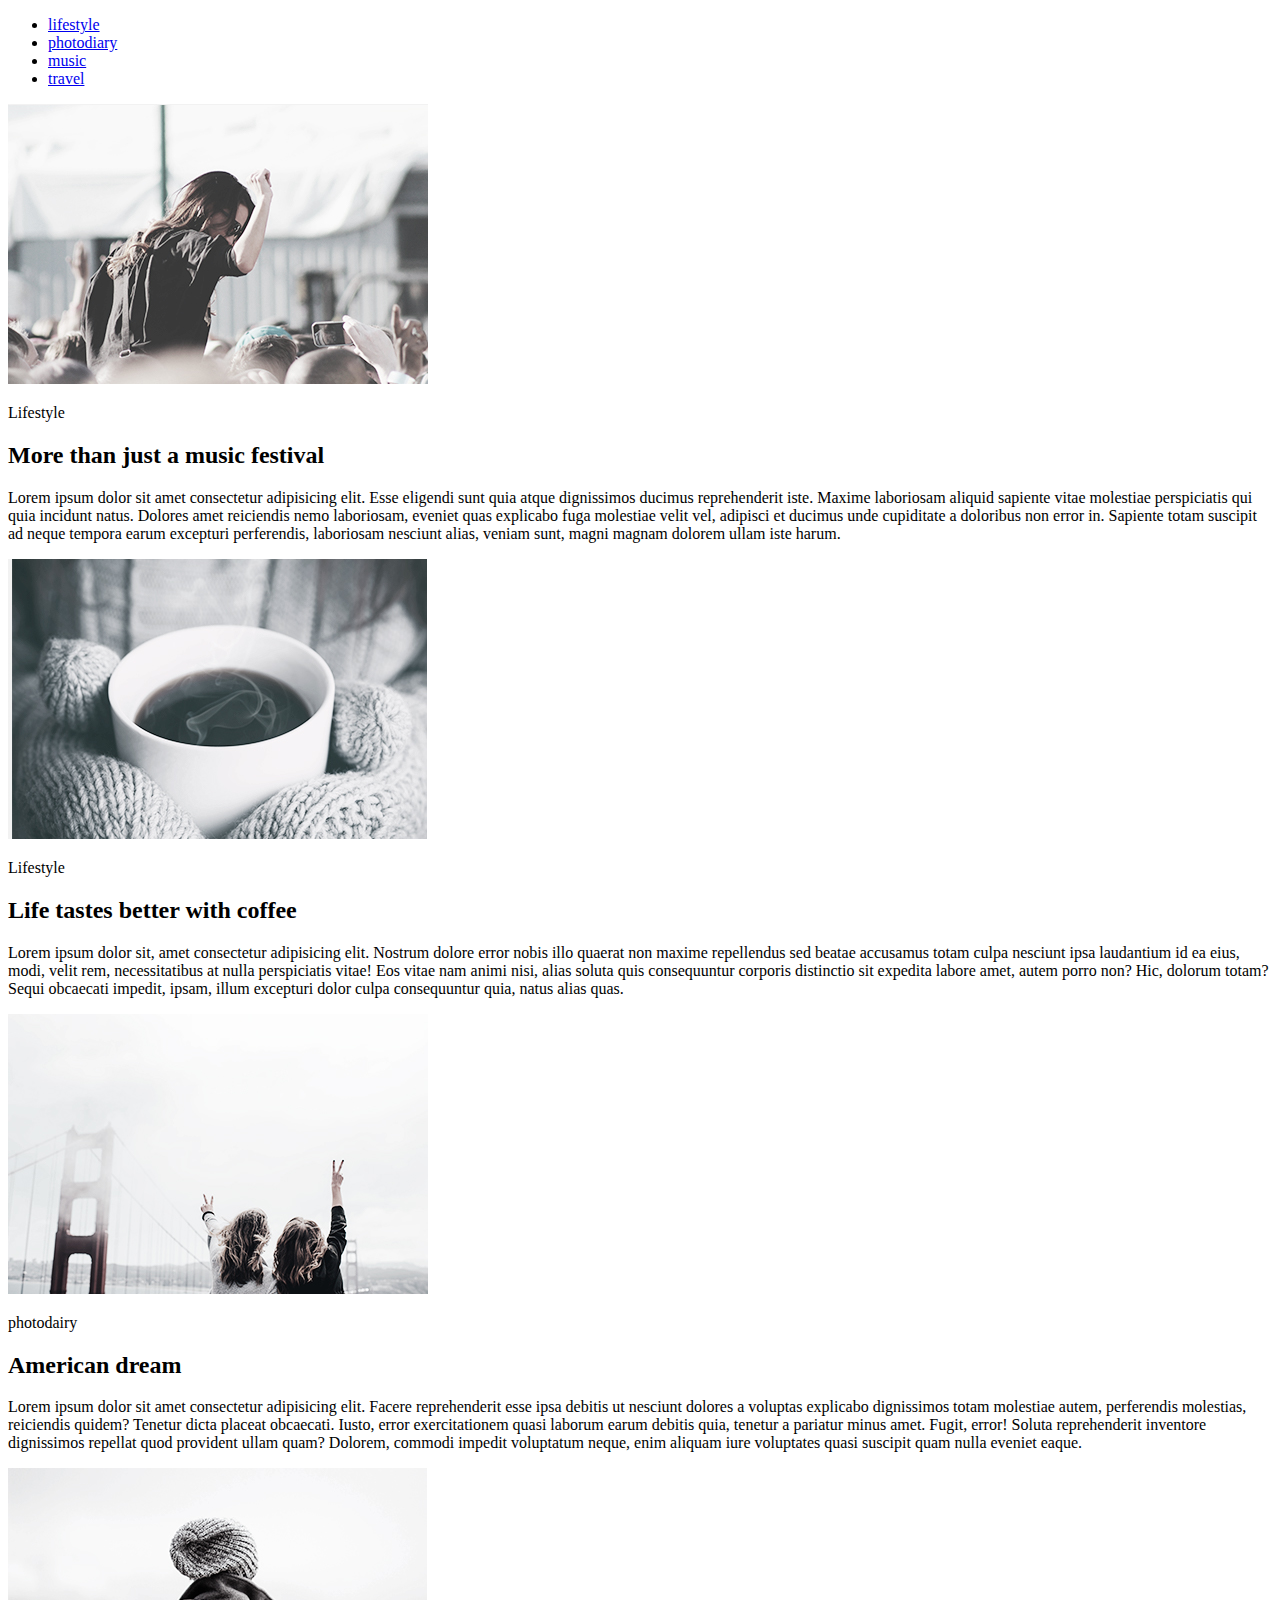
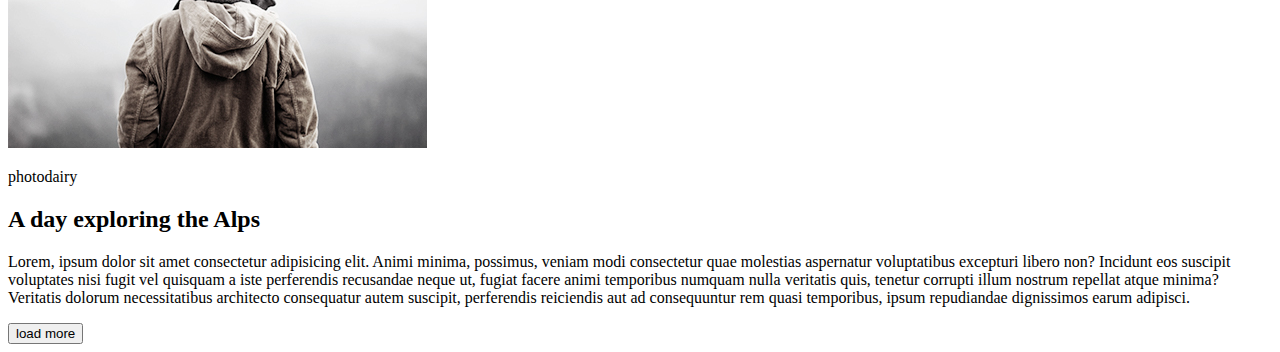
<file: module-01/index.html>
<!DOCTYPE html>
<html lang="en">
  <head>
    <meta charset="UTF-8" />
    <meta name="viewport" content="width=device-width, initial-scale=1.0" />
    <meta http-equiv="X-UA-Compatible" content="ie=edge" />
    <title>Document</title>
  </head>
  <body>
    <header>
      <nav>
        <ul>
          <li><a href="#">lifestyle</a></li>
          <li><a href="#">photodiary</a></li>
          <li><a href="#">music</a></li>
          <li><a href="#">travel</a></li>
        </ul>
      </nav>
    </header>
    <main>
      <section>
        <img src="https://volnechyporenko.github.io/goit-fe-cource/module-01/img/img1.jpg" alt="guy with raised hand" />
        <p>Lifestyle</p>
        <h2>More than just a music festival</h2>
        <p>
          Lorem ipsum dolor sit amet consectetur adipisicing elit. Esse eligendi
          sunt quia atque dignissimos ducimus reprehenderit iste. Maxime
          laboriosam aliquid sapiente vitae molestiae perspiciatis qui quia
          incidunt natus. Dolores amet reiciendis nemo laboriosam, eveniet quas
          explicabo fuga molestiae velit vel, adipisci et ducimus unde
          cupiditate a doloribus non error in. Sapiente totam suscipit ad neque
          tempora earum excepturi perferendis, laboriosam nesciunt alias, veniam
          sunt, magni magnam dolorem ullam iste harum.
        </p>
        <img src="https://volnechyporenko.github.io/goit-fe-cource/module-01/img/img2.jpg" alt="cup of coffe" />
        <p>Lifestyle</p>
        <h2>Life tastes better with coffee</h2>
        <p>
          Lorem ipsum dolor sit, amet consectetur adipisicing elit. Nostrum
          dolore error nobis illo quaerat non maxime repellendus sed beatae
          accusamus totam culpa nesciunt ipsa laudantium id ea eius, modi, velit
          rem, necessitatibus at nulla perspiciatis vitae! Eos vitae nam animi
          nisi, alias soluta quis consequuntur corporis distinctio sit expedita
          labore amet, autem porro non? Hic, dolorum totam? Sequi obcaecati
          impedit, ipsam, illum excepturi dolor culpa consequuntur quia, natus
          alias quas.
        </p>
        <img src="https://volnechyporenko.github.io/goit-fe-cource/module-01/img/img3.jpg" alt="Bridge and girls" />
        <p>photodairy</p>
        <h2>American dream</h2>
        <p>
          Lorem ipsum dolor sit amet consectetur adipisicing elit. Facere
          reprehenderit esse ipsa debitis ut nesciunt dolores a voluptas
          explicabo dignissimos totam molestiae autem, perferendis molestias,
          reiciendis quidem? Tenetur dicta placeat obcaecati. Iusto, error
          exercitationem quasi laborum earum debitis quia, tenetur a pariatur
          minus amet. Fugit, error! Soluta reprehenderit inventore dignissimos
          repellat quod provident ullam quam? Dolorem, commodi impedit
          voluptatum neque, enim aliquam iure voluptates quasi suscipit quam
          nulla eveniet eaque.
        </p>
        <img src="https://volnechyporenko.github.io/goit-fe-cource/module-01/img/img4.jpg" alt="man standing with his back" />
        <p>photodairy</p>
        <h2>A day exploring the Alps</h2>
        <p>
          Lorem, ipsum dolor sit amet consectetur adipisicing elit. Animi
          minima, possimus, veniam modi consectetur quae molestias aspernatur
          voluptatibus excepturi libero non? Incidunt eos suscipit voluptates
          nisi fugit vel quisquam a iste perferendis recusandae neque ut, fugiat
          facere animi temporibus numquam nulla veritatis quis, tenetur corrupti
          illum nostrum repellat atque minima? Veritatis dolorum necessitatibus
          architecto consequatur autem suscipit, perferendis reiciendis aut ad
          consequuntur rem quasi temporibus, ipsum repudiandae dignissimos earum
          adipisci.
        </p>
        <!-- кнопка для загрузки чего-то -->
        <button>load more</button>
      </section>
    </main>
  </body>
</html>
</file>
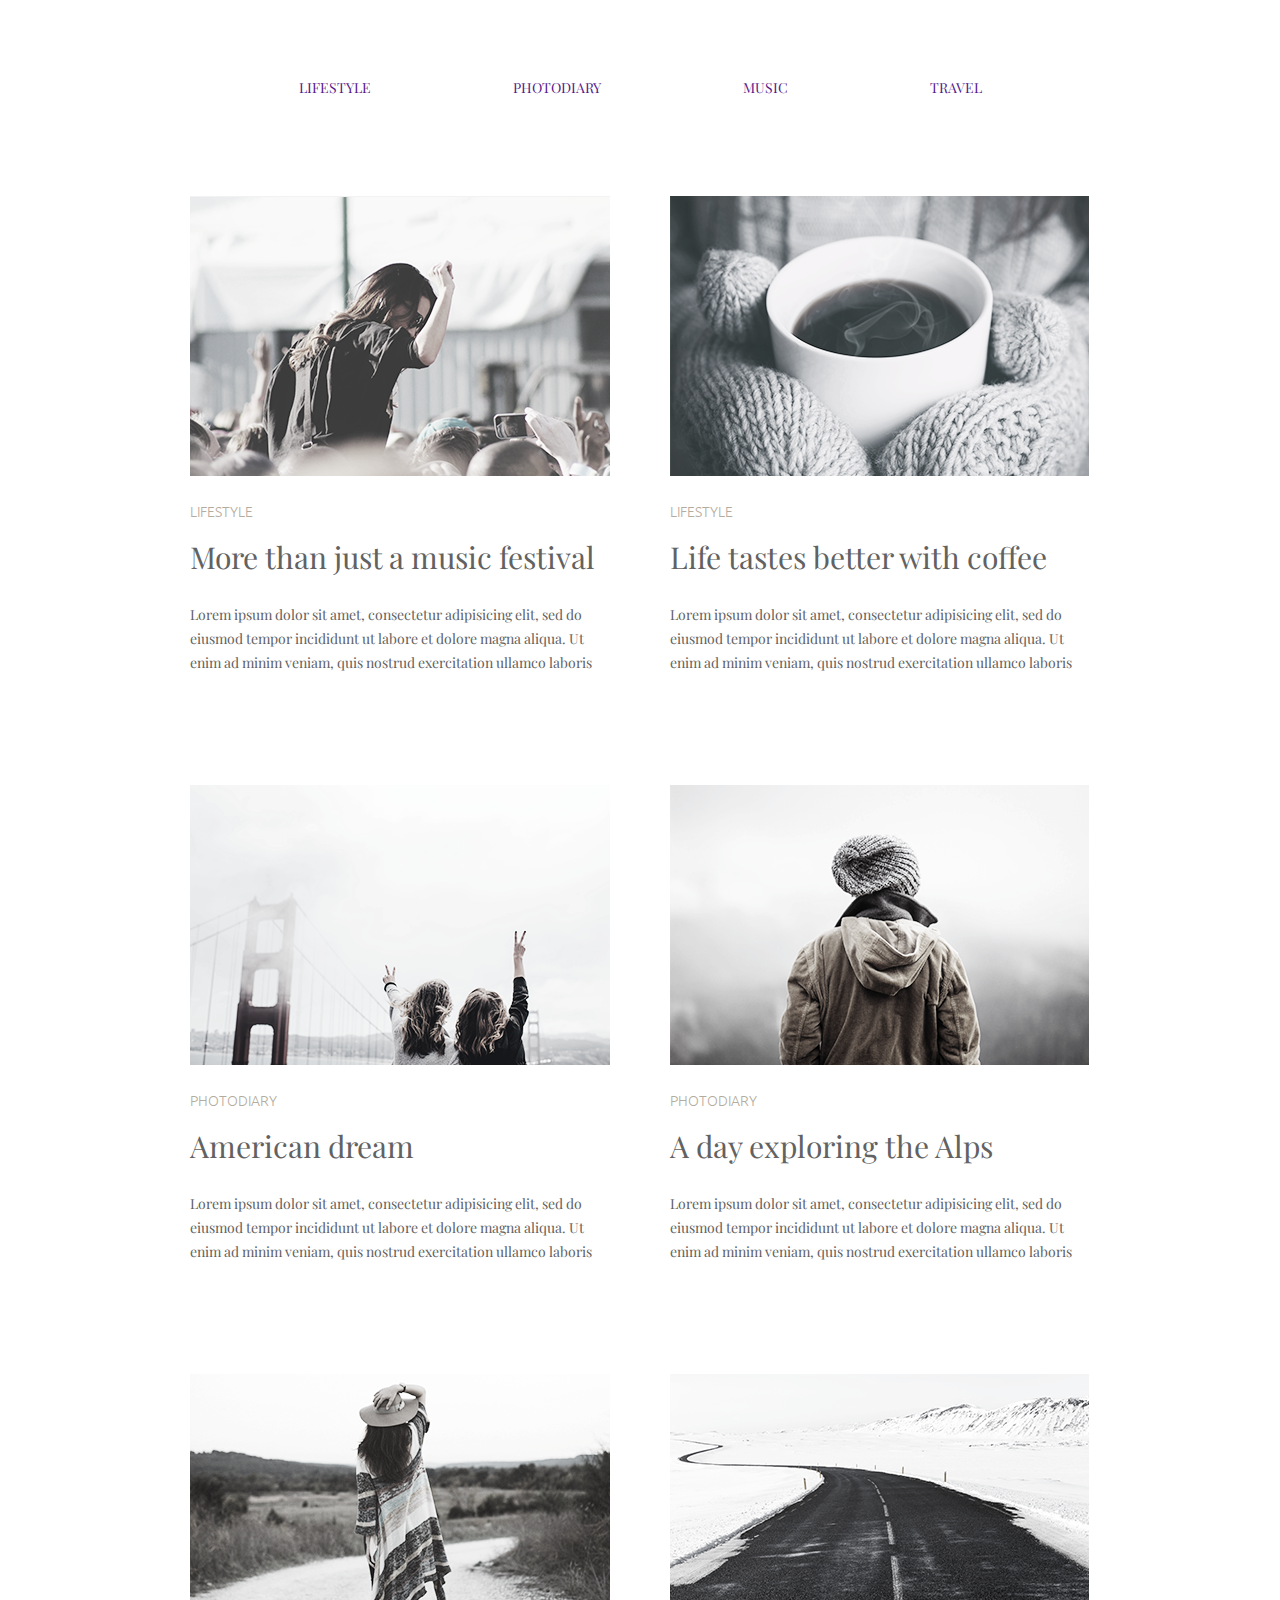
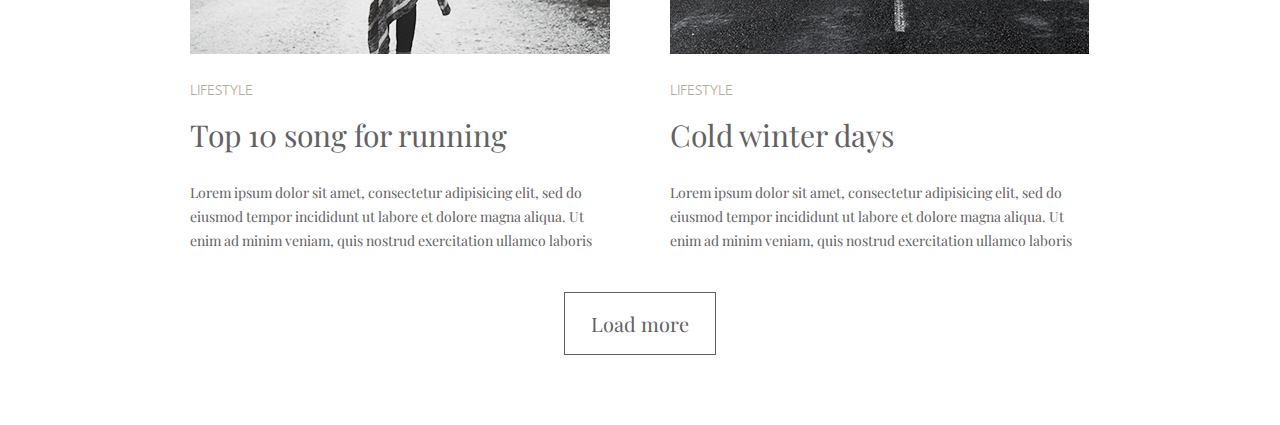
<file: module-03/index.html>
<!DOCTYPE html>
<html lang="en">
  <head>
    <meta charset="UTF-8" />
    <meta name="viewport" content="width=device-width, initial-scale=1.0" />
    <title>Homework03</title>
    <link href="https://fonts.googleapis.com/css?family=Playfair+Display&display=swap" rel="stylesheet">
    <link href="https://fonts.googleapis.com/css?family=Ubuntu:300,400&display=swap" rel="stylesheet">
    <link rel="stylesheet" href="css/style.css" />
  </head>
  <body>
    <header class="header container">
      <nav class="page-nav">
        <ul class="site-navigation">
          <li><a href="">Lifestyle</a></li>
          <li><a href="">Photodiary</a></li>
          <li><a href="">Music</a></li>
          <li><a href="">Travel</a></li>
        </ul>
      </nav>
    </header>
    <main class="container">
      <section class="section">
        <article class="article">
          <img src="img/image1.png" alt="Dance girl" />
          <p class="ubuntu">Lifestyle</p>
          <h2 class="heading">More than just a music festival</h2>
          <p>
            Lorem ipsum dolor sit amet, consectetur adipisicing elit, sed do
            eiusmod tempor incididunt ut labore et dolore magna aliqua. Ut enim
            ad minim veniam, quis nostrud exercitation ullamco laboris
          </p>
        </article>
        <article class="article">
          <img src="img/image2.png" alt="Cup of coffee" />
          <p class="ubuntu">Lifestyle</p>
          <h2 class="heading">Life tastes better with coffee</h2>
          <p>
            Lorem ipsum dolor sit amet, consectetur adipisicing elit, sed do
            eiusmod tempor incididunt ut labore et dolore magna aliqua. Ut enim
            ad minim veniam, quis nostrud exercitation ullamco laboris
          </p>
        </article>
        <article class="article">
          <img src="img/image3.png" alt="Bridge and girl" />
          <p class="ubuntu">Photodiary</p>
          <h2 class="heading">American dream</h2>
          <p>
            Lorem ipsum dolor sit amet, consectetur adipisicing elit, sed do
            eiusmod tempor incididunt ut labore et dolore magna aliqua. Ut enim
            ad minim veniam, quis nostrud exercitation ullamco laboris
          </p>
        </article>
        <article class="article">
          <img src="img/image4.png" alt="Man" />
          <p class="ubuntu">Photodiary</p>
          <h2 class="heading">A day exploring the Alps</h2>
          <p>
            Lorem ipsum dolor sit amet, consectetur adipisicing elit, sed do
            eiusmod tempor incididunt ut labore et dolore magna aliqua. Ut enim
            ad minim veniam, quis nostrud exercitation ullamco laboris
          </p>
        </article>
        <article class="article">
          <img src="img/image5.png" alt="Girl" />
          <p class="ubuntu">Lifestyle</p>
          <h2 class="heading">Top 10 song for running</h2>
          <p>
            Lorem ipsum dolor sit amet, consectetur adipisicing elit, sed do
            eiusmod tempor incididunt ut labore et dolore magna aliqua. Ut enim
            ad minim veniam, quis nostrud exercitation ullamco laboris
          </p>
        </article>
        <article class="article">
          <img src="img/image6.png" alt="Road" />
          <p class="ubuntu">Lifestyle</p>
          <h2 class="heading">Cold winter days</h2>
          <p>
            Lorem ipsum dolor sit amet, consectetur adipisicing elit, sed do
            eiusmod tempor incididunt ut labore et dolore magna aliqua. Ut enim
            ad minim veniam, quis nostrud exercitation ullamco laboris
          </p>
        </article>
        <div class="button-wrapper"><button class="button">Load more</button></div>
      </section>
    </main>
  </body>
</html>
</file>
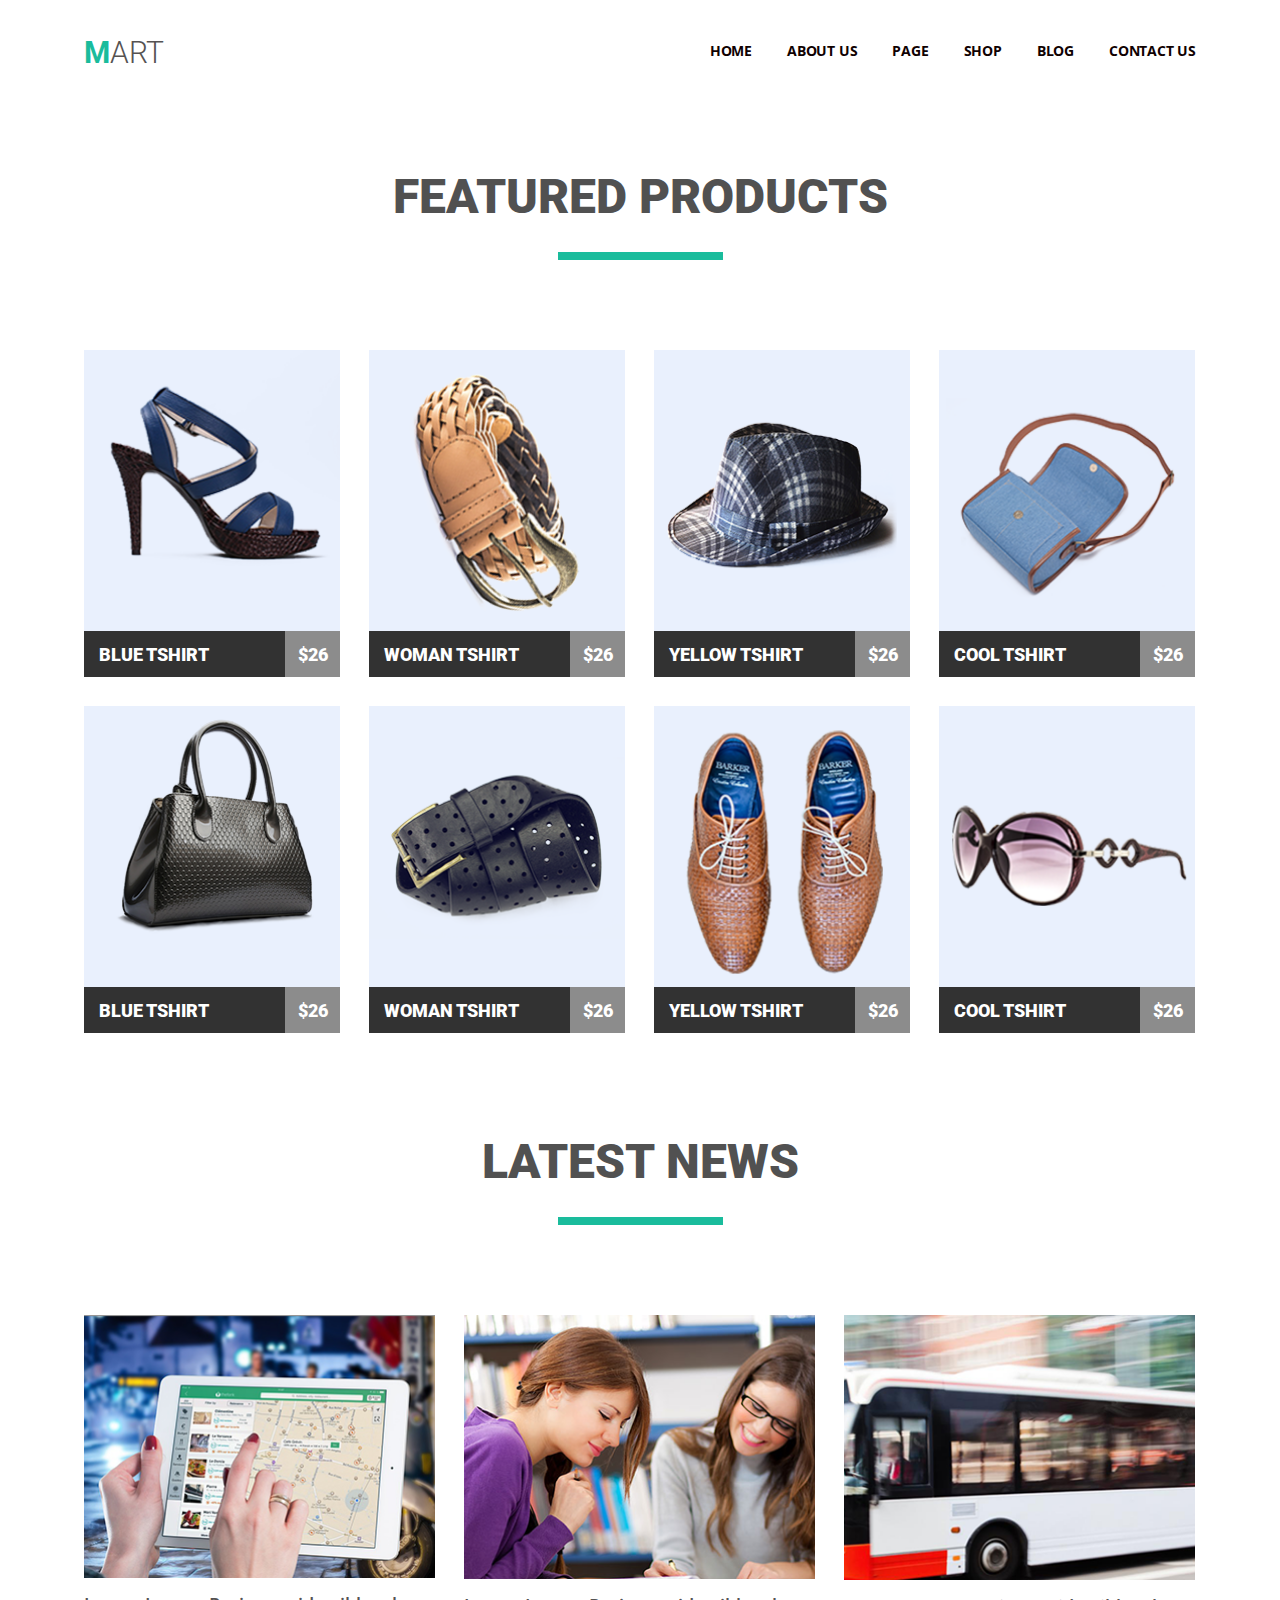
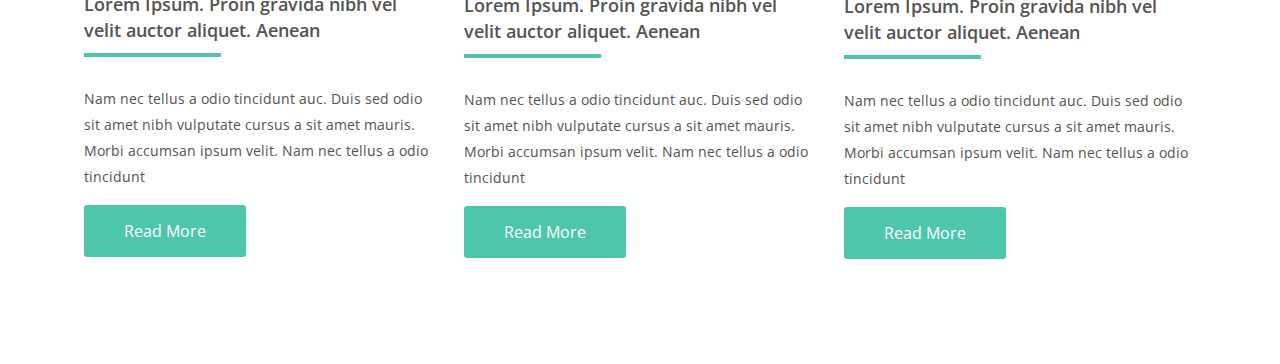
<file: module-04/index.html>
<!DOCTYPE html>
<html lang="en">
  <head>
    <meta charset="UTF-8" />
    <meta name="viewport" content="width=device-width, initial-scale=1.0" />
    <title>Document</title>
    <link
      href="https://fonts.googleapis.com/css?family=Roboto:300,300i,400,400i,500,500i,700,700i,900,900i&display=swap"
      rel="stylesheet"
    />
    <link
      href="https://fonts.googleapis.com/css?family=Open+Sans:300,300i,400,400i,600,600i,700,700i,800,800i&display=swap"
      rel="stylesheet"
    />
    <link rel="stylesheet" href="normalize.css" />
    <link rel="stylesheet" href="css/style.css" />
  </head>
  <body>
    <header class="header container clearfix">
      <a class="header-logo" href="#">Mart</a>
      <nav class="navigation">
        <ul class="menu clearfix">
          <li><a href="">Home</a></li>
          <li><a href="">About us</a></li>
          <li><a href="">Page</a></li>
          <li><a href="">Shop</a></li>
          <li><a href="">Blog</a></li>
          <li><a href="">Contact us</a></li>
        </ul>
      </nav>
    </header>
    <main class="container">
      <section class="section">
        <h2 class="title">Featured products</h2>
        <ul class="products-list clearfix">
          <li class="product-item">
            <a class="clearfix" href="#"><img class="image" src="img/product1.png" alt="woman shoes">
                <span class="product-name">blue tshirt</span
                ><span class="product-price">$26</span>
            </a
            >
          </li>
          <li class="product-item">
            <a class="clearfix" href="#"><img class="image" src="img/product2.png" alt="">
                <span class="product-name">woman tshirt</span
                ><span class="product-price">$26</span>
              </a
            >
          </li>
          <li class="product-item">
            <a class="clearfix" href="#"><img class="image" src="img/product3.png" alt="">
                <span class="product-name">yellow tshirt</span
                ><span class="product-price">$26</span>
              </a
            >
          </li>
          <li class="product-item">
            <a class="clearfix" href="#"><img class="image" src="img/product4.png" alt="">
                <span class="product-name">cool tshirt</span
                ><span class="product-price">$26</span>
              </a
            >
          </li>
          <li class="product-item">
            <a class="clearfix" href="#"><img class="image" src="img/product5.png" alt="">
                <span class="product-name">blue tshirt</span
                ><span class="product-price">$26</span>
              </a
            >
          </li>
          <li class="product-item">
            <a class="clearfix" href="#"><img class="image" src="img/product6.png" alt="">
                <span class="product-name">woman tshirt</span
                ><span class="product-price">$26</span>
              </a
            >
          </li>
          <li class="product-item">
            <a class="clearfix" href="#"><img class="image" src="img/product7.png" alt="">
                <span class="product-name">yellow tshirt</span
                ><span class="product-price">$26</span>
              </a
            >
          </li>
          <li class="product-item">
            <a class="clearfix" href="#"><img class="image" src="img/product8.png" alt="">
                <span class="product-name">cool tshirt</span
                ><span class="product-price">$26</span>
              </a
            >
          </li>
        </ul>
      </section>      
      <section class="section clearfix">
        <h2 class="title">Latest news</h2>
        <article class="news">
          <img src="img/ipad.png" alt="ipad" />
          <h3 class="news-title">
            Lorem Ipsum. Proin gravida nibh vel velit auctor aliquet. Aenean
          </h3>
          <p class="news-review">
            Nam nec tellus a odio tincidunt auc. Duis sed odio sit amet nibh
            vulputate cursus a sit amet mauris. Morbi accumsan ipsum velit. Nam
            nec tellus a odio tincidunt
          </p>
          <a class="news-read-more" href="">Read More</a>
        </article>
        <article class="news">
          <img src="img/woman.png" alt="two woman" />
          <h3 class="news-title">
            Lorem Ipsum. Proin gravida nibh vel velit auctor aliquet. Aenean
          </h3>
          <p class="news-review">
            Nam nec tellus a odio tincidunt auc. Duis sed odio sit amet nibh
            vulputate cursus a sit amet mauris. Morbi accumsan ipsum velit. Nam
            nec tellus a odio tincidunt
          </p>
          <a class="news-read-more" href="">Read More</a>
        </article>
        <article class="news">
          <img src="img/bus.png" alt="bus" />
          <h3 class="news-title">
            Lorem Ipsum. Proin gravida nibh vel velit auctor aliquet. Aenean
          </h3>
          <p class="news-review">
            Nam nec tellus a odio tincidunt auc. Duis sed odio sit amet nibh
            vulputate cursus a sit amet mauris. Morbi accumsan ipsum velit. Nam
            nec tellus a odio tincidunt
          </p>
          <a class="news-read-more" href="">Read More</a>
        </article>
      </section>
    </main>
  </body>
</html>
</file>
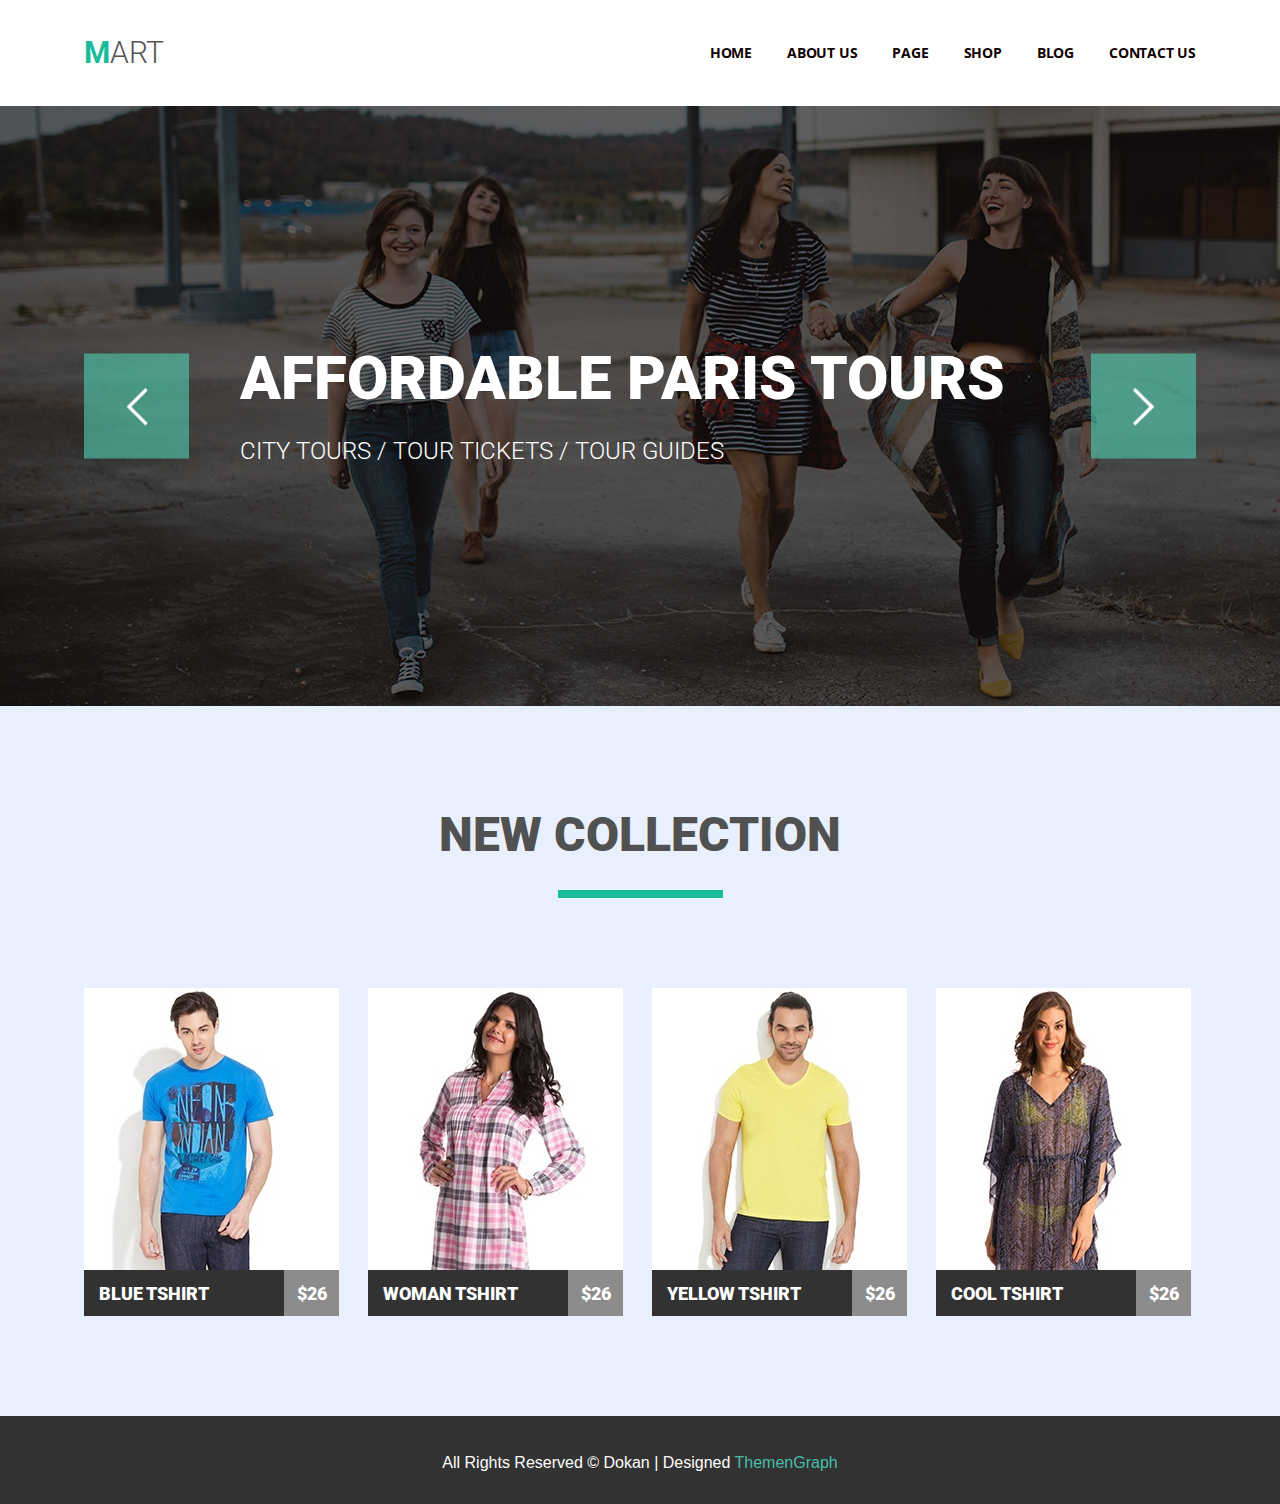
<file: module-05/index.html>
<!DOCTYPE html>
<html lang="en">
  <head>
    <meta charset="UTF-8" />
    <meta name="viewport" content="width=device-width, initial-scale=1.0" />
    <title>Document</title>
    <link
      href="https://fonts.googleapis.com/css?family=Roboto:300,300i,400,400i,500,500i,700,700i,900,900i&display=swap"
      rel="stylesheet"
    />
    <link
      href="https://fonts.googleapis.com/css?family=Open+Sans:300,300i,400,400i,600,600i,700,700i,800,800i&display=swap"
      rel="stylesheet"
    />
    <link rel="stylesheet" href="reset.css" />
    <link rel="stylesheet" href="css/style.css" />
    <script src="js/font-awesome.js"></script>
  </head>
  <body>
    <header class="header">
      <section class="header-section container clearfix">
        <a class="header-logo" href="#">Mart</a>
        <nav class="navigation">
          <ul class="menu clearfix">
            <li><a href="">Home</a></li>
            <li><a href="">About us</a></li>
            <li><a href="">Page</a></li>
            <li><a href="">Shop</a></li>
            <li><a href="">Blog</a></li>
            <li><a href="">Contact us</a></li>
          </ul>
        </nav>
      </section>
    </header>
    <main>
      <div class="banner">
        <div class="container">
          <div class="slider-controls">
            <button class="slider-controls__buttons button-left">
            </button>
            <button class="slider-controls__buttons button-right">
            </button>
          </div>
          <ul class="slides-container">
            <li class="slide">
              <h3 class="slide-title">AFFORDABLE PARIS TOURS</h3>
              <p class="slide-desc">CITY TOURS / TOUR TICKETS / TOUR GUIDES</p>
            </li>
          </ul>
        </div>
      </div>
        <section class="section">
          <div class="container">
          <h2 class="title">New collection</h2>
          <ul class="products-list clearfix">
            <li class="product-item">
              <div class="image-wrapper">
                <img
                  class="image"
                  src="img/category-01.jpg"
                  alt="woman shoes"
                />
                <div class="product-item-actions">
                  <ul class="actions-list">
                    <li class="actions-list__item">
                      <button class="actions-list__link like">
                      </button>
                    </li>
                    <li class="actions-list__item">
                      <button class="actions-list__link share">
                      </button>
                    </li>
                    <li class="actions-list__item">
                      <button class="actions-list__link clock">
                      </button>
                    </li>
                    <li class="actions-list__item">
                      <button class="actions-list__link cart">ADD TO Cart
                      </button>
                    </li>
                  </ul>
                </div>
              </div>
              <div class="product-options">
                <span class="product-name">blue tshirt</span
                ><span class="product-price">$26</span>
              </div>
            </li>
            <li class="product-item">
              <div class="image-wrapper">
                <img
                  class="image"
                  src="img/category-02.jpg"
                  alt="woman shoes"
                />
                <div class="product-item-actions">
                  <ul class="actions-list">
                    <li class="actions-list__item">
                      <button class="actions-list__link like">
                      </button>
                    </li>
                    <li class="actions-list__item">
                      <button class="actions-list__link share">
                      </button>
                    </li>
                    <li class="actions-list__item">
                      <button class="actions-list__link clock">
                      </button>
                    </li>
                    <li class="actions-list__item">
                      <button class="actions-list__link cart">ADD TO Cart
                      </button>
                    </li>
                  </ul>
                </div>
              </div>
              <div class="product-options">
                <span class="product-name">woman tshirt</span
                ><span class="product-price">$26</span>
              </div>
            </li>
            <li class="product-item">
              <div class="image-wrapper">
                <img
                  class="image"
                  src="img/category-03.jpg"
                  alt="woman shoes"
                />
                <div class="product-item-actions">
                  <ul class="actions-list">
                    <li class="actions-list__item">
                      <button class="actions-list__link like">
                      </button>
                    </li>
                    <li class="actions-list__item">
                      <button class="actions-list__link share">
                      </button>
                    </li>
                    <li class="actions-list__item">
                      <button class="actions-list__link clock">
                      </button>
                    </li>
                    <li class="actions-list__item">
                      <button class="actions-list__link cart">ADD TO Cart
                      </button>
                    </li>
                  </ul>
                </div>
              </div>
              <div class="product-options">
                <span class="product-name">yellow tshirt</span
                ><span class="product-price">$26</span>
              </div>
            </li>
            <li class="product-item">
              <div class="image-wrapper">
                <img
                  class="image"
                  src="img/category-04.jpg"
                  alt="woman shoes"
                />
                <div class="product-item-actions">
                  <ul class="actions-list">
                    <li class="actions-list__item">
                      <button class="actions-list__link like">
                      </button>
                    </li>
                    <li class="actions-list__item">
                      <button class="actions-list__link share">
                      </button>
                    </li>
                    <li class="actions-list__item">
                      <button class="actions-list__link clock">
                      </button>
                    </li>
                    <li class="actions-list__item">
                      <button class="actions-list__link cart">ADD TO Cart
                      </button>
                    </li>
                  </ul>
                </div>
              </div>
              <div class="product-options">
                <span class="product-name">cool tshirt</span
                ><span class="product-price">$26</span>
              </div>
            </li>
          </ul>
          </div>
        </section>
    </main>
    <footer class="copyright">
      <p class="copy-text">
        All Rights Reserved &copy; Dokan | Designed
        <a class="themgraph" href="">ThemenGraph</a>
      </p>
    </footer>
  </body>
</html>
</file>
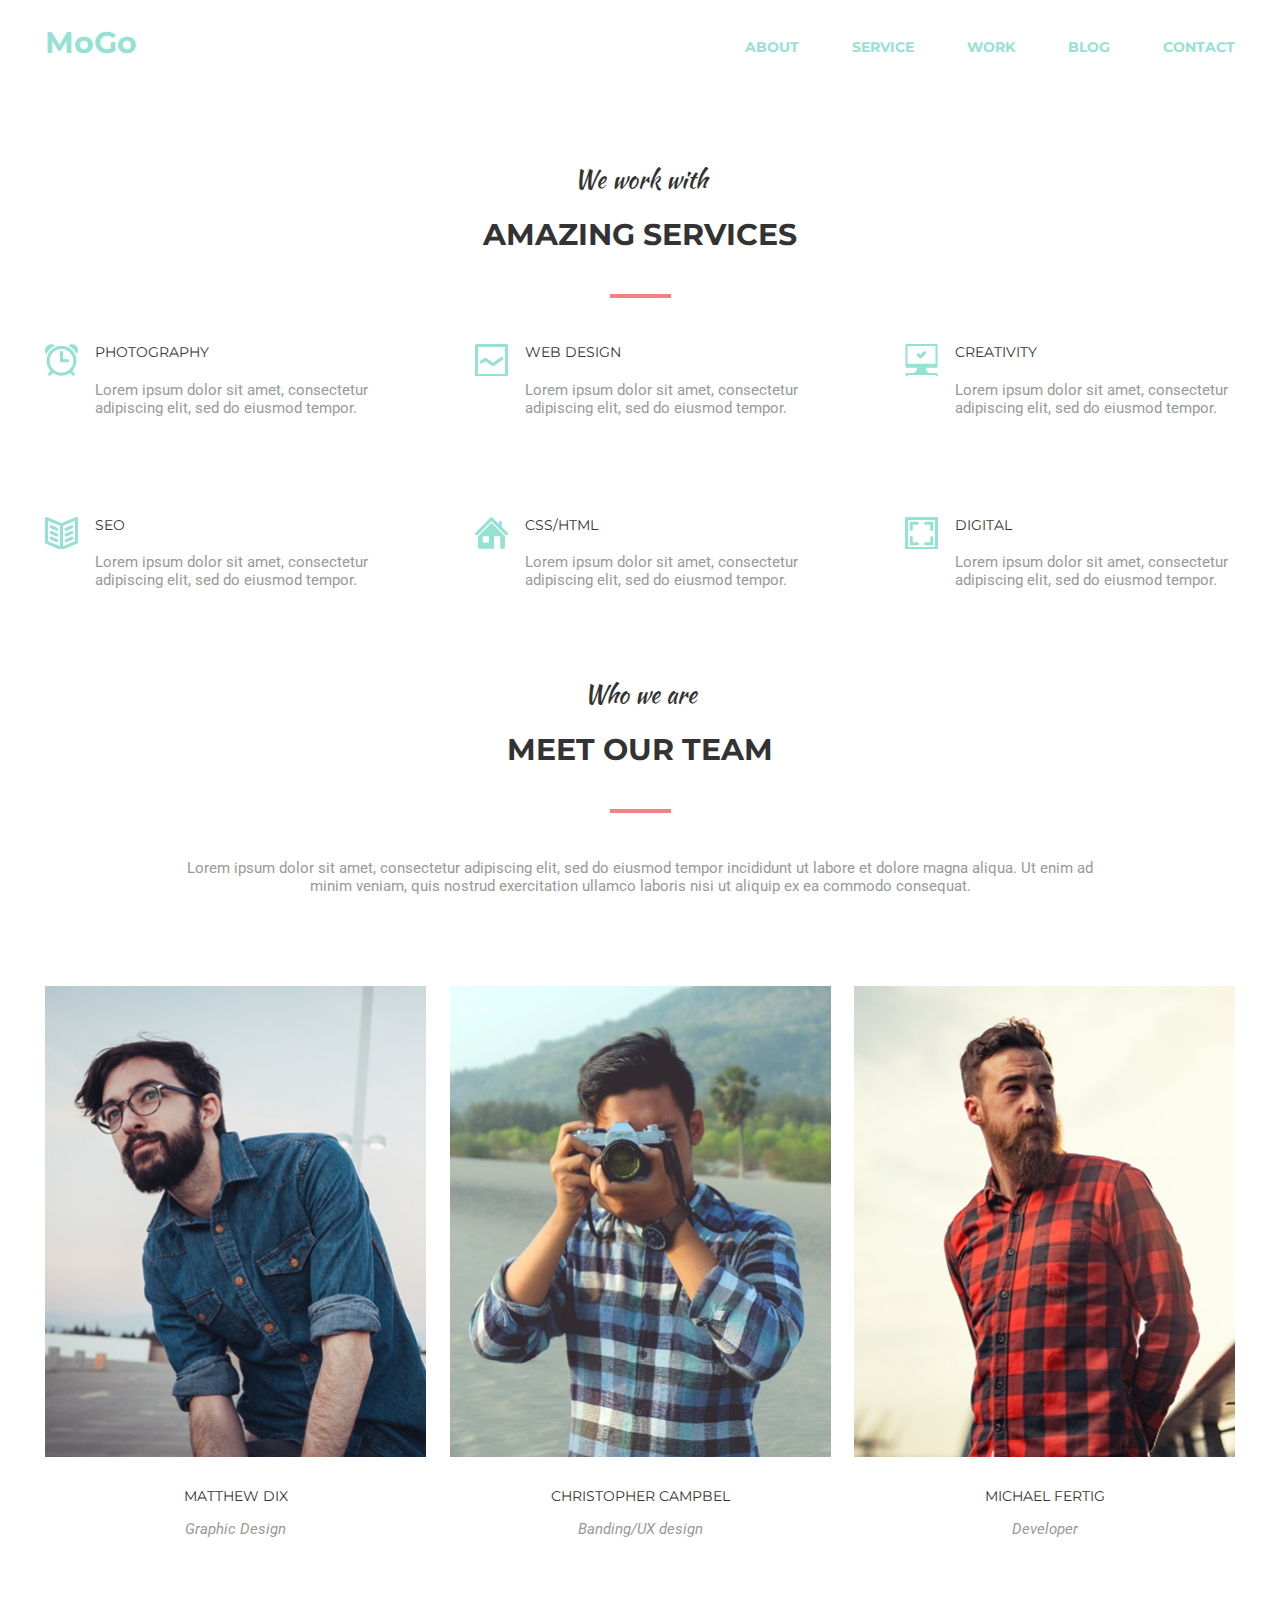
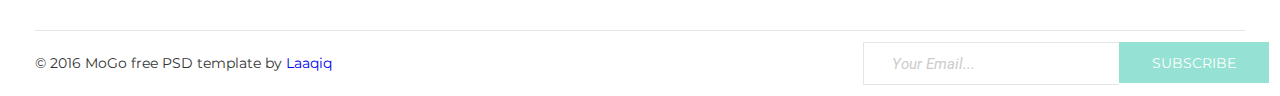
<file: module-06/index.html>
<!DOCTYPE html>
<html lang="en">
  <head>
    <meta charset="UTF-8" />
    <meta name="viewport" content="width=device-width, initial-scale=1.0" />
    <title>Document</title>
    <link
      href="https://fonts.googleapis.com/css?family=Roboto:300,300i,400,400i,500,500i,700,700i,900,900i&display=swap&subset=cyrillic"
      rel="stylesheet"
    />
    <link
      href="https://fonts.googleapis.com/css?family=Kaushan+Script&display=swap&subset=latin-ext"
      rel="stylesheet"
    />
    <link
      href="https://fonts.googleapis.com/css?family=Montserrat:300,300i,400,400i,500,500i,600,600i,700,700i&display=swap"
      rel="stylesheet"
    />
    <link rel="stylesheet" href="css/reset.css" />
    <link rel="stylesheet" href="css/style.css" />
  </head>
  <body>
    <!-- Header -->
    <header class="header">
      <div class="container">
        <div class="header__inner">
          <a class="header__logo" href="#">MoGo</a>
          <nav class="header__nav">
            <ul class="header__nav-list">
              <li class="header__nav-item">
                <a class="header__nav-link" href="#">About</a>
              </li>
              <li class="header__nav-item">
                <a class="header__nav-link" href="#">Service</a>
              </li>
              <li class="header__nav-item">
                <a class="header__nav-link" href="#">Work</a>
              </li>
              <li class="header__nav-item">
                <a class="header__nav-link" href="#">Blog</a>
              </li>
              <li class="header__nav-item">
                <a class="header__nav-link" href="#">Contact</a>
              </li>
            </ul>
          </nav>
        </div>
      </div>
    </header>
    <!-- Main -->
    <main class="main">
      <!-- section-1 -->
      <section class="section">
        <div class="container">
          <p class="sub-title">We work with</p>
          <h2 class="sub-second-title">Amazing Services</h2>
          <ul class="services__list">
            <li class="services__service clock">
              <div class="text-wrapper">
                <h3 class="service-title">Photography</h3>
                <p class="text">
                  Lorem ipsum dolor sit amet, consectetur adipiscing elit, sed
                  do eiusmod tempor.
                </p>
              </div>
            </li>
            <li class="services__service line-graph">
              <div class="text-wrapper">
                <h3 class="service-title">Web design</h3>
                <p class="text">
                  Lorem ipsum dolor sit amet, consectetur adipiscing elit, sed
                  do eiusmod tempor.
                </p>
              </div>
            </li>
            <li class="services__service comp">
              <div class="text-wrapper">
                <h3 class="service-title">Creativity</h3>
                <p class="text">
                  Lorem ipsum dolor sit amet, consectetur adipiscing elit, sed
                  do eiusmod tempor.
                </p>
              </div>
            </li>
            <li class="services__service book">
              <div class="text-wrapper">
                <h3 class="service-title">Seo</h3>
                <p class="text">
                  Lorem ipsum dolor sit amet, consectetur adipiscing elit, sed
                  do eiusmod tempor.
                </p>
              </div>
            </li>
            <li class="services__service home">
              <div class="text-wrapper">
                <h3 class="service-title">Css/Html</h3>
                <p class="text">
                  Lorem ipsum dolor sit amet, consectetur adipiscing elit, sed
                  do eiusmod tempor.
                </p>
              </div>
            </li>
            <li class="services__service image">
              <div class="text-wrapper">
                <h3 class="service-title">Digital</h3>
                <p class="text">
                  Lorem ipsum dolor sit amet, consectetur adipiscing elit, sed
                  do eiusmod tempor.
                </p>
              </div>
            </li>
          </ul>
        </div>
      </section>
      <!-- section-2 -->
      <section class="section">
        <div class="container">
          <div class="our-team__inner">
            <p class="sub-title">Who we are</p>
            <h2 class="sub-second-title">Meet our team</h2>
            <p class="text-title">
              Lorem ipsum dolor sit amet, consectetur adipiscing elit, sed do
              eiusmod tempor incididunt ut labore et dolore magna aliqua. Ut
              enim ad minim veniam, quis nostrud exercitation ullamco laboris
              nisi ut aliquip ex ea commodo consequat.
            </p>
            <ul class="our-team__members-list">
              <li class="our-team__member">
                <div class="our-team__avatar-wrap">
                  <img
                    class="our-team__avatar"
                    src="img/Layer1.jpg"
                    alt="man in blue shirt"
                  />
                  <div class="our-team__socials-wrap">
                    <ul class="our-team__socials">
                        <li class="our-team__socials-item">
                          <a href="" class="our-team__socials-link facebook"></a>
                        </li>
                        <li class="our-team__socials-item">
                          <a href="" class="our-team__socials-link twitter"> </a>
                        </li>
                        <li class="our-team__socials-item">
                          <a href="" class="our-team__socials-link pinterest"> </a>
                        </li>
                        <li class="our-team__socials-item">
                          <a href="" class="our-team__socials-link instagram"></a>
                        </li>
                      </ul>
                  </div>
                </div>
                <h3 class="name-title our-team__member-name">
                  Matthew Dix
                </h3>
                <p class="special-text our-team__member-position">
                  Graphic Design
                </p>
              </li>
              <li class="our-team__member">
                <div class="our-team__avatar-wrap">
                  <img
                    class="our-team__avatar"
                    src="img/Layer3.jpg"
                    alt="man with camera"
                  />
                  <div class="our-team__socials-wrap">
                    <ul class="our-team__socials">
                        <li class="our-team__socials-item">
                          <a href="" class="our-team__socials-link facebook"></a>
                        </li>
                        <li class="our-team__socials-item">
                          <a href="" class="our-team__socials-link twitter"> </a>
                        </li>
                        <li class="our-team__socials-item">
                          <a href="" class="our-team__socials-link pinterest"> </a>
                        </li>
                        <li class="our-team__socials-item">
                          <a href="" class="our-team__socials-link instagram"></a>
                        </li>
                      </ul>
                  </div>
                </div>
                <h3 class="name-title our-team__member-name">
                  Christopher Campbel
                </h3>
                <p class="special-text our-team__member-position">
                  Banding/UX design
                </p>
              </li>
              <li class="our-team__member">
                <div class="our-team__avatar-wrap">
                  <img
                    class="our-team__avatar"
                    src="img/Layer2.jpg"
                    alt="man in red shirt"
                  />
                  <div class="our-team__socials-wrap">
                    <ul class="our-team__socials">
                      <li class="our-team__socials-item">
                        <a href="" class="our-team__socials-link facebook"></a>
                      </li>
                      <li class="our-team__socials-item">
                        <a href="" class="our-team__socials-link twitter"> </a>
                      </li>
                      <li class="our-team__socials-item">
                        <a href="" class="our-team__socials-link pinterest"> </a>
                      </li>
                      <li class="our-team__socials-item">
                        <a href="" class="our-team__socials-link instagram"></a>
                      </li>
                    </ul>
                  </div>
                </div>
                <h3 class="name-title our-team__member-name">
                  Michael Fertig
                </h3>
                <p class="special-text our-team__member-position">
                  Developer
                </p>
              </li>
            </ul>
          </div>
        </div>
      </section>
    </main>
    <!-- Footer -->
    <footer>
      <div class="footer__page container">
        <div class="footer__page-copyright">
          <p class="copyright">
            © 2016 MoGo free PSD template by <a class="copyright-link" href="#">Laaqiq</a>
          </p>
        </div>
        <div class="footer__page-subscribe">
            <form class="subscribe" action="">
                <input class="subscribe-text" type="text" placeholder="Your Email...">
                <input class="subscribe-submit" type="submit" value="subscribe">
            </form>
        </div>
      </div>
    </footer>
  </body>
</html>
</file>
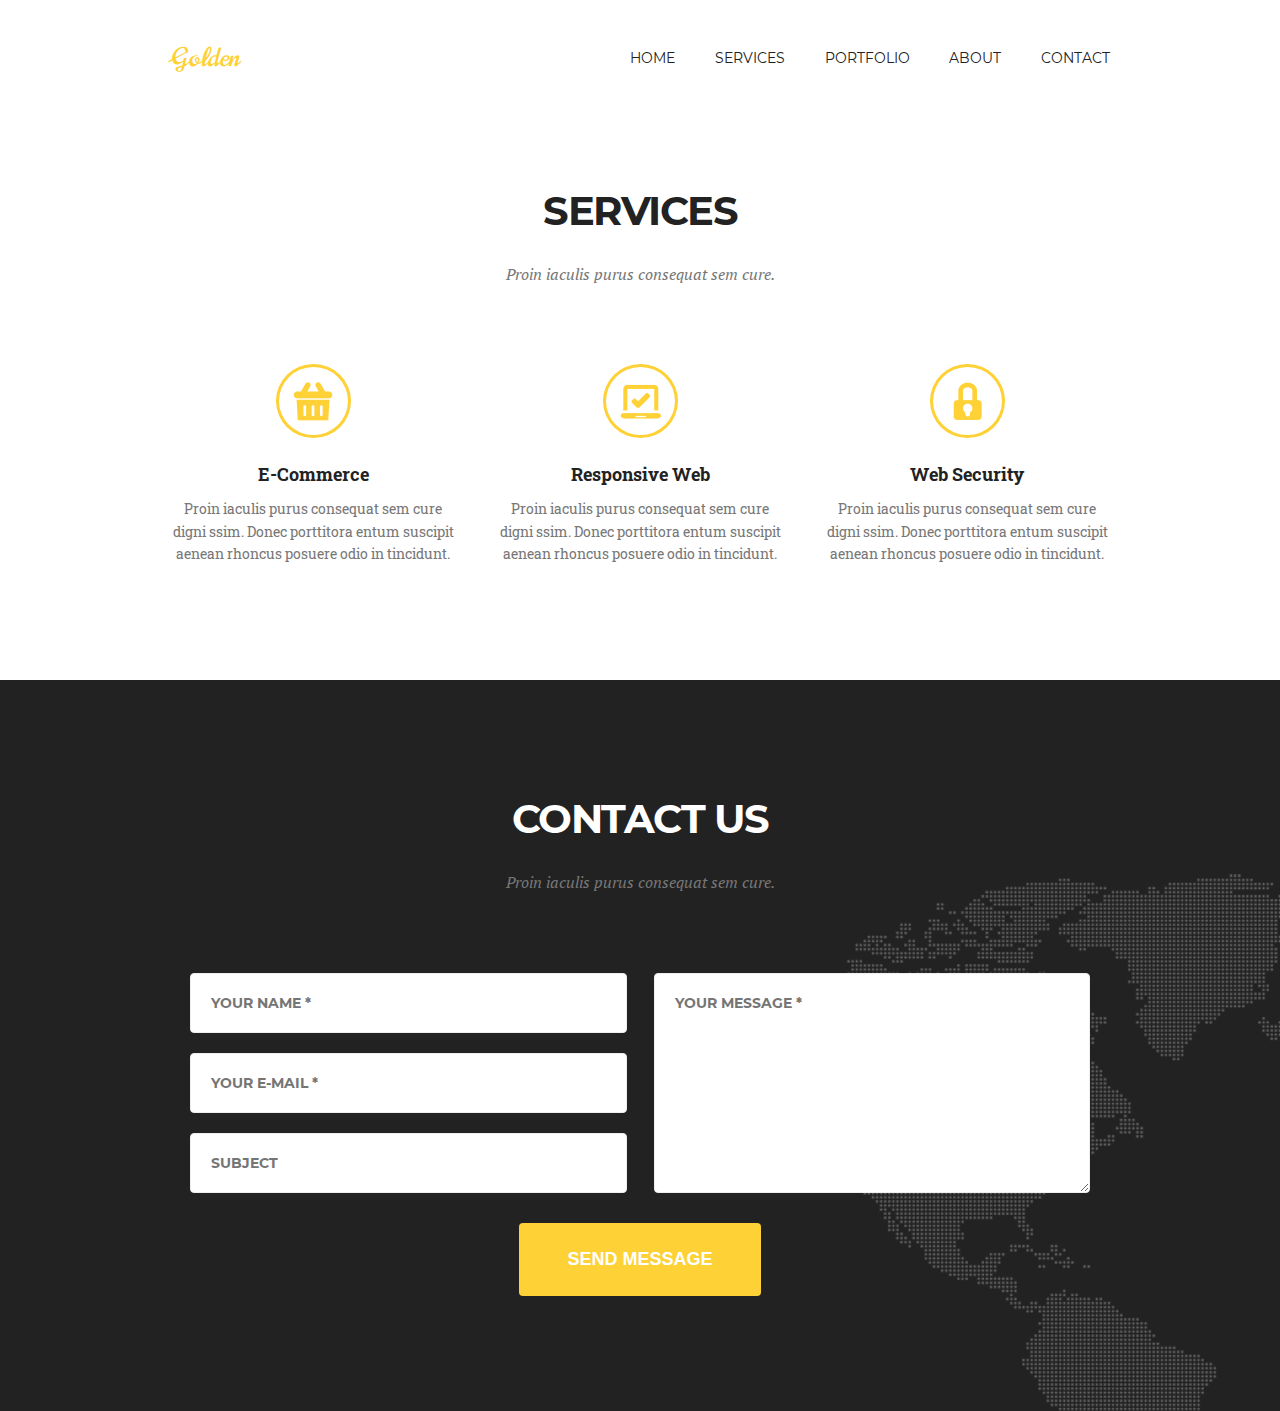
<file: module-07/index.html>
<!DOCTYPE html>
<html lang="en">
  <head>
    <meta charset="UTF-8" />
    <meta name="viewport" content="width=device-width, initial-scale=1.0" />
    <title>Document</title>
    <link rel="stylesheet" href="css/reset.css">
    <link rel="stylesheet" href="css/fonts.css">
    <link rel="stylesheet" href="css/style.css">
  </head>
  <body>
    <!-- Header -->
    <header>
        <div class="header container">
            <div class="header__inner">
                <a class="header__logo" href="">Golden</a>
                <nav class="header__nav">
                    <ul class="header__list">
                        <li class="header__list-item">
                        <a class="header__list-link" href="#">Home</a>
                        </li>
                        <li class="header__list-item">
                        <a class="header__list-link" href="#">Services</a>
                        </li>
                        <li class="header__list-item">
                        <a class="header__list-link" href="#">Portfolio</a>
                        </li>
                        <li class="header__list-item">
                        <a class="header__list-link" href="#">About</a>
                        </li>
                        <li class="header__list-item">
                        <a class="header__list-link" href="#">Contact</a>
                        </li>
                    </ul>
                </nav>
            </div>
        </div>
    </header>
    <!-- main -->
    <main>
      <!-- section services -->
      <section class="section section__services">
        <div class="container">
          <h2 class="section__title">Services</h2>
          <p class="section__text">Proin iaculis purus consequat sem cure.</p>
          <ul class="section__services-list">
            <li class="section__services-item">
              <div class="service-card service-card--commerce">
                <h3 class="service-card__title">E-Commerce</h3>
                <p class="service-card__text">
                  Proin iaculis purus consequat sem cure digni ssim. Donec
                  porttitora entum suscipit aenean rhoncus posuere odio in
                  tincidunt.
                </p>
              </div>
            </li>
            <li class="section__services-item">
              <div class="service-card service-card--responcive">
                <h3 class="service-card__title">Responsive Web</h3>
                <p class="service-card__text">
                  Proin iaculis purus consequat sem cure digni ssim. Donec
                  porttitora entum suscipit aenean rhoncus posuere odio in
                  tincidunt.
                </p>
              </div>
            </li>
            <li class="section__services-item">
              <div class="service-card service-card--security">
                <h3 class="service-card__title">Web Security</h3>
                <p class="service-card__text">
                  Proin iaculis purus consequat sem cure digni ssim. Donec
                  porttitora entum suscipit aenean rhoncus posuere odio in
                  tincidunt.
                </p>
              </div>
            </li>
          </ul>
        </div>
      </section>
      <!-- section contact us -->
      <section class="section section__contact-us">
        <div class="container">
            <h2 class="section__title">Contact us</h2>
            <p class="section__text">Proin iaculis purus consequat sem cure.</p>
            <form class="section__contact-us__form" action="" method="POST">
                <div class="section__contact-us__inputs-wrapper">
                    <input class="section__contact-us__input" type="text" name="username" placeholder="Your Name *" required />
                    <input class="section__contact-us__input" type="email" name="userEmail" placeholder="Your E-mail *" required />
                    <input class="section__contact-us__input" type="text" name="subject" placeholder="Subject" required />
                    <textarea class="section__contact-us__area" name="message" placeholder="Your Message *" required></textarea>
                </div>
                <button class="section__contact-us__button" type="submit">Send message</button>
            </form>
        </div>
      </section>
    </main>
  </body>
</html>
</file>
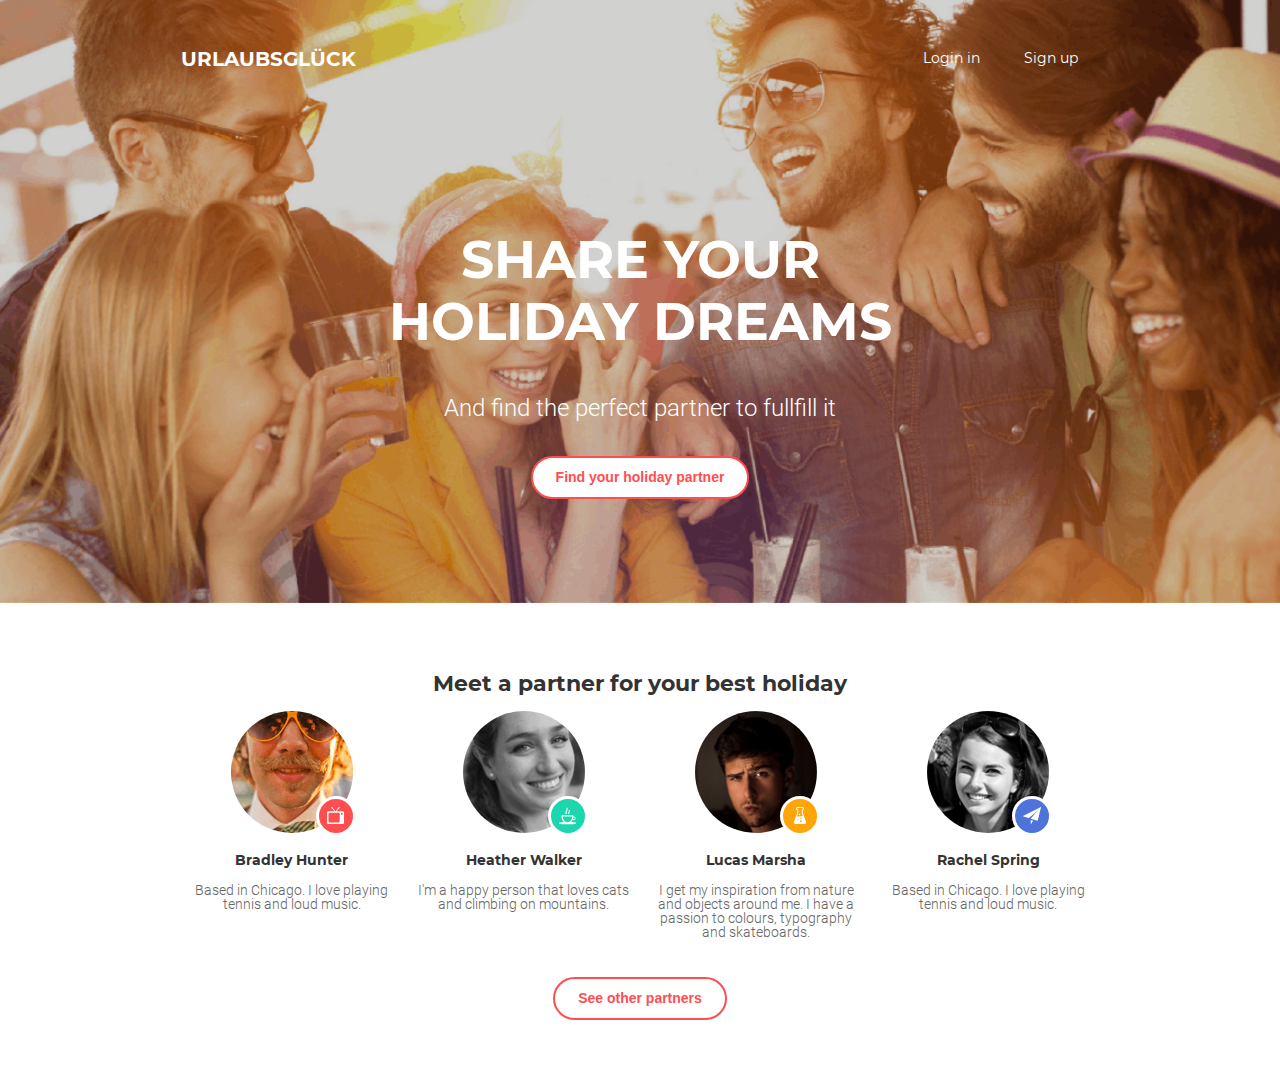
<file: module-08/index.html>
<!DOCTYPE html>
<html lang="en">
  <head>
    <meta charset="UTF-8" />
    <meta name="viewport" content="width=device-width, initial-scale=1.0" />
    <title>Document</title>
    <link rel="stylesheet" href="css/fonts.css" />
    <link rel="stylesheet" href="css/reset.css" />
    <link rel="stylesheet" href="css/style.css" />
  </head>
  <body>
    <header class="header">
      <div class="container">
        <div class="header__inner">
          <a class="header__logo" href="#">URLAUBSGLÜCK</a>
          <ul class="header__log-list">
            <li class="header__log-item">
              <a class="header__log-link" href="">Login in</a>
            </li>
            <li class="header__log-item">
              <a class="header__log-link" href="">Sign up</a>
            </li>
          </ul>
        </div>
      </div>
    </header>
    <main>
      <!-- section afterhead -->
      <section class="after-head">
        <div class="container">
          <div class="after-head__inner">
            <h2 class="after-head__title">Share your holiday dreams</h2>
            <p class="after-head__sub-title">
              And find the perfect partner to fullfill it
            </p>
            <div class="after-head__button-wrapper">
              <button class="button">Find your holiday partner</button>
            </div>
          </div>
        </div>
      </section>
      <!-- section holiday-partners -->
      <section class="holiday-partners">
        <div class="container">
          <h2 class="holiday-partners__title">
            Meet a partner for your best holiday
          </h2>
          <ul class="holiday-partners__list">
            <li class="holiday-partners__partner">
              <div class="holiday-partners__partner-wrapper avatar-icon__one">
              <img
                class="holiday-partners__partner-avatar"
                src="img/Layer1.png"
                alt="man in glasses"
              /></div>
              <h3 class="holiday-partners__partner-name">Bradley Hunter</h3>
              <p class="holiday-partners__partner-desc">
                Based in Chicago. I love playing tennis and loud music.
              </p>
            </li>
            <li class="holiday-partners__partner">
              <div class="holiday-partners__partner-wrapper avatar-icon__two">
                <img
                  class="holiday-partners__partner-avatar"
                  src="img/Layer2.png"
                  alt="happy girl"
                />
              </div>
              <h3 class="holiday-partners__partner-name">Heather Walker</h3>
              <p class="holiday-partners__partner-desc">
                I'm a happy person that loves cats and climbing on mountains.
              </p>
            </li>
            <li class="holiday-partners__partner">
              <div class="holiday-partners__partner-wrapper avatar-icon__three">
                <img
                  class="holiday-partners__partner-avatar"
                  src="img/Layer3.png"
                  alt="man"
                />
              </div>
              <h3 class="holiday-partners__partner-name">Lucas Marsha</h3>
              <p class="holiday-partners__partner-desc">
                I get my inspiration from nature and objects around me. I have a
                passion to colours, typography and skateboards.
              </p>
            </li>
            <li class="holiday-partners__partner">
              <div class="holiday-partners__partner-wrapper avatar-icon__four">
                <img
                  class="holiday-partners__partner-avatar"
                  src="img/Layer4.png"
                  alt="girl with glasses"
                />
              </div>
              <h3 class="holiday-partners__partner-name">Rachel Spring</h3>
              <p class="holiday-partners__partner-desc">
                Based in Chicago. I love playing tennis and loud music.
              </p>
            </li>
          </ul>
          <div class="holiday__partners-button-wrapper">
            <button class="button">See other partners</button>
          </div>
        </div>
      </section>
    </main>
  </body>
</html>
</file>
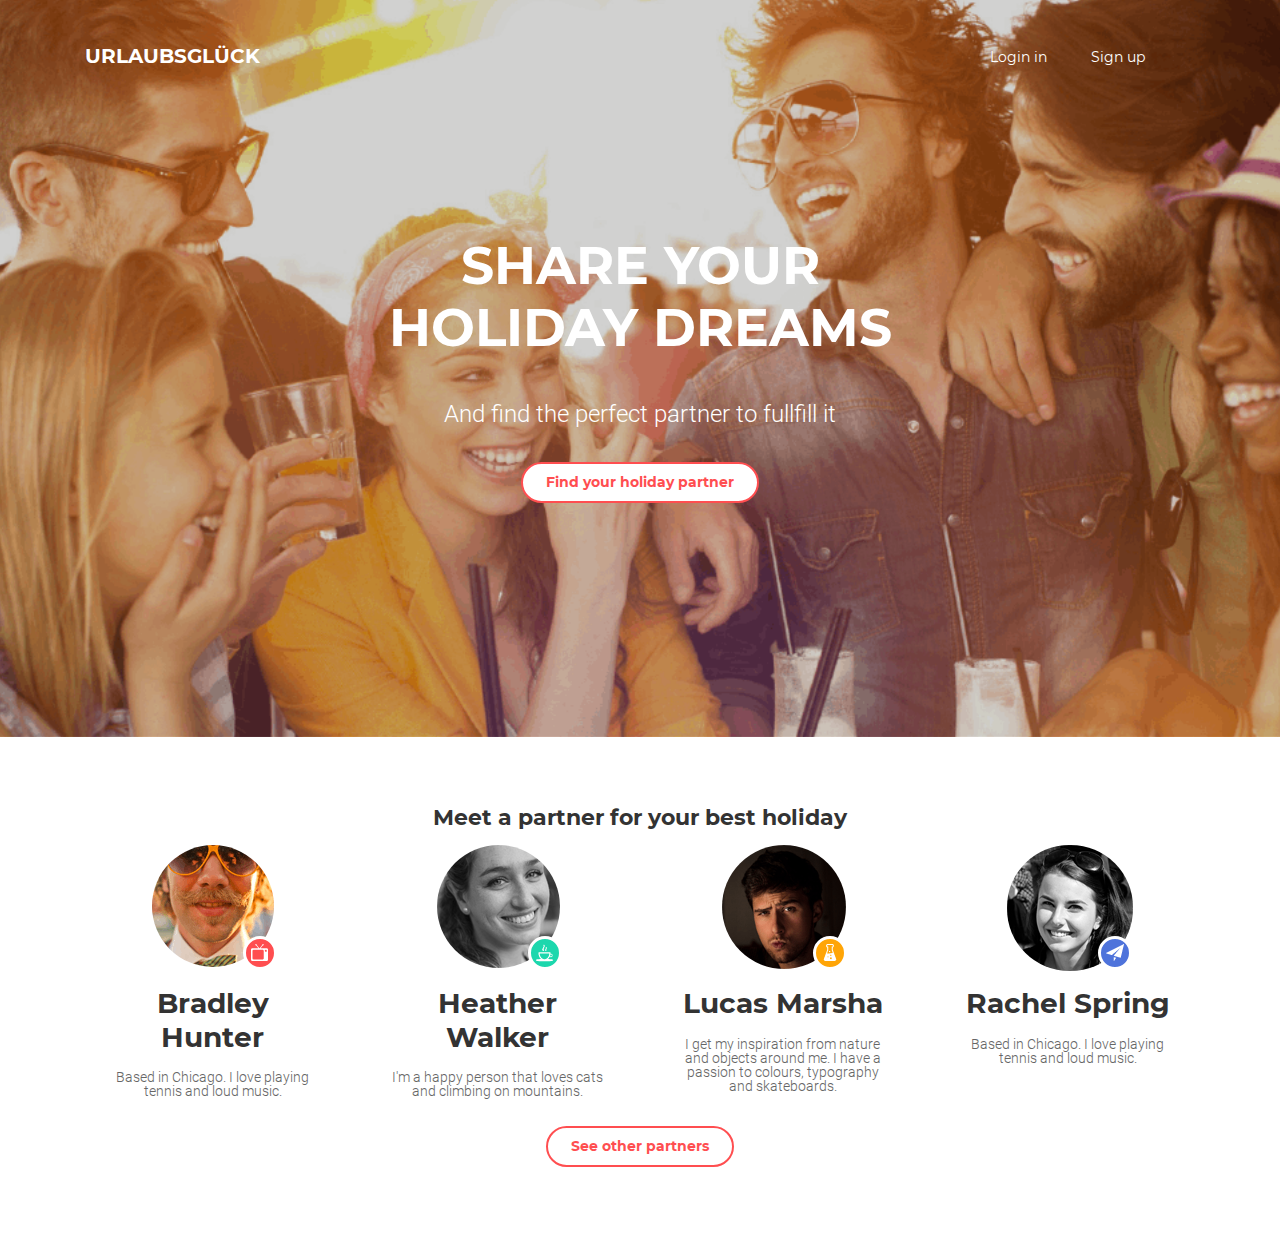
<file: module-09/index.html>
<!DOCTYPE html>
<html lang="en">
  <head>
    <meta charset="UTF-8" />
    <meta name="viewport" content="width=device-width, initial-scale=1.0" />
    <title>Document</title>
    <link rel="stylesheet" href="css/fonts.css" />
    <link
      rel="stylesheet"
      href="https://stackpath.bootstrapcdn.com/bootstrap/4.4.1/css/bootstrap.min.css"
      integrity="sha384-Vkoo8x4CGsO3+Hhxv8T/Q5PaXtkKtu6ug5TOeNV6gBiFeWPGFN9MuhOf23Q9Ifjh"
      crossorigin="anonymous"
    />
    <link rel="stylesheet" href="css/style.css" />
  </head>
  <body>
    <section class="after-head">
      <div class="container-md">
        <div class="row justify-content-between">
          <div class="col-sm-12 col-md-4 col-lg-3">
            <ul class="header__log-list">
              <li class="header__log-item">
                <a class="header__log-link" href="">Login in</a>
              </li>
              <li class="header__log-item">
                <a class="header__log-link" href="">Sign up</a>
              </li>
            </ul>
          </div>
          <div class="col-sm-12 col-md-4 col-lg-3 order-md-first">
            <div class="header__inner">
              <a class="header__logo" href="#">URLAUBSGLÜCK</a>
            </div>
          </div>
        </div>
        <div class="row">
          <div class="col-sm-12">
            <h2 class="after-head__title">Share your holiday dreams</h2>
            <p class="after-head__sub-title">
              And find the perfect partner to fullfill it
            </p>
            <div class="after-head__button-wrapper">
              <button class="button">Find your holiday partner</button>
            </div>
          </div>
        </div>
      </div>
    </section>
    <section class="holiday-partners">
      <div class="container-md">
        <div class="row">
          <div class="col-12">
            <h2 class="holiday-partners__title">
              Meet a partner for your best holiday
            </h2>
          </div>
        </div>
        <div class="row">
          <div class="col-sm-12 col-md-6 col-lg-3">
            <div class="holiday-partners__partner">
              <div class="holiday-partners__partner-wrapper avatar-icon__one">
                <img
                  class="holiday-partners__partner-avatar"
                  src="img/Layer1.png"
                  alt="man in glasses"
                />
              </div>
              <h3 class="holiday-partners__partner-name">Bradley Hunter</h3>
              <p class="holiday-partners__partner-desc">
                Based in Chicago. I love playing tennis and loud music.
              </p>
            </div>
          </div>
          <div class="col-sm-12 col-md-6 col-lg-3">
            <div class="holiday-partners__partner">
              <div class="holiday-partners__partner-wrapper avatar-icon__two">
                <img
                  class="holiday-partners__partner-avatar"
                  src="img/Layer2.png"
                  alt="happy girl"
                />
              </div>
              <h3 class="holiday-partners__partner-name">Heather Walker</h3>
              <p class="holiday-partners__partner-desc">
                I'm a happy person that loves cats and climbing on mountains.
              </p>
            </div>
          </div>
          <div class="col-sm-12 col-md-6 col-lg-3">
            <div class="holiday-partners__partner">
              <div class="holiday-partners__partner-wrapper avatar-icon__three">
                <img
                  class="holiday-partners__partner-avatar"
                  src="img/Layer3.png"
                  alt="man"
                />
              </div>
              <h3 class="holiday-partners__partner-name">Lucas Marsha</h3>
              <p class="holiday-partners__partner-desc">
                I get my inspiration from nature and objects around me. I have a
                passion to colours, typography and skateboards.
              </p>
            </div>
          </div>
          <div class="col-sm-12 col-md-6 col-lg-3">
            <div class="holiday-partners__partner">
              <div class="holiday-partners__partner-wrapper avatar-icon__four">
                <img
                  class="holiday-partners__partner-avatar"
                  src="img/Layer4.png"
                  alt="girl with glasses"
                />
              </div>
              <h3 class="holiday-partners__partner-name">Rachel Spring</h3>
              <p class="holiday-partners__partner-desc">
                Based in Chicago. I love playing tennis and loud music.
              </p>
            </div>
          </div>
        </div>
        <div class="row">
          <div class="col-12">
            <div class="holiday__partners-button-wrapper">
              <button class="button">See other partners</button>
            </div>
          </div>
        </div>
      </div>
    </section>
  </body>
</html>
</file>
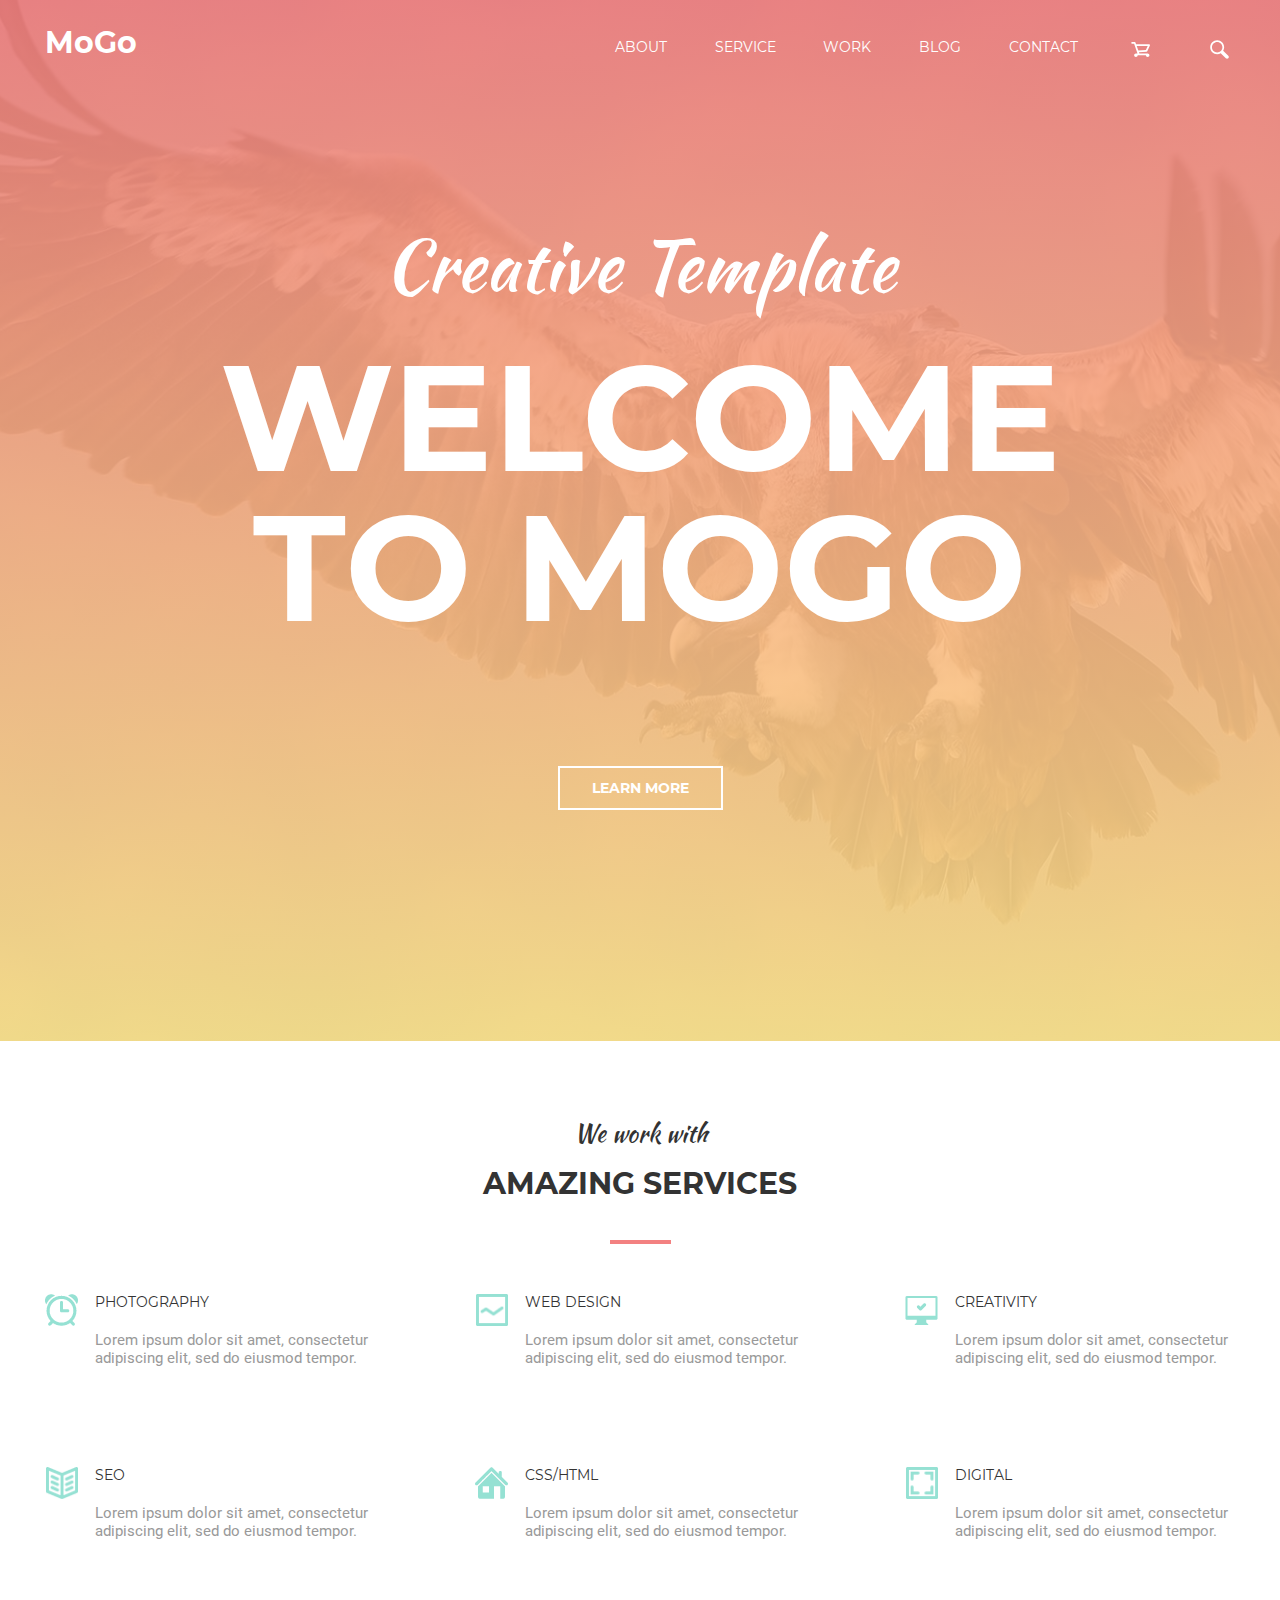
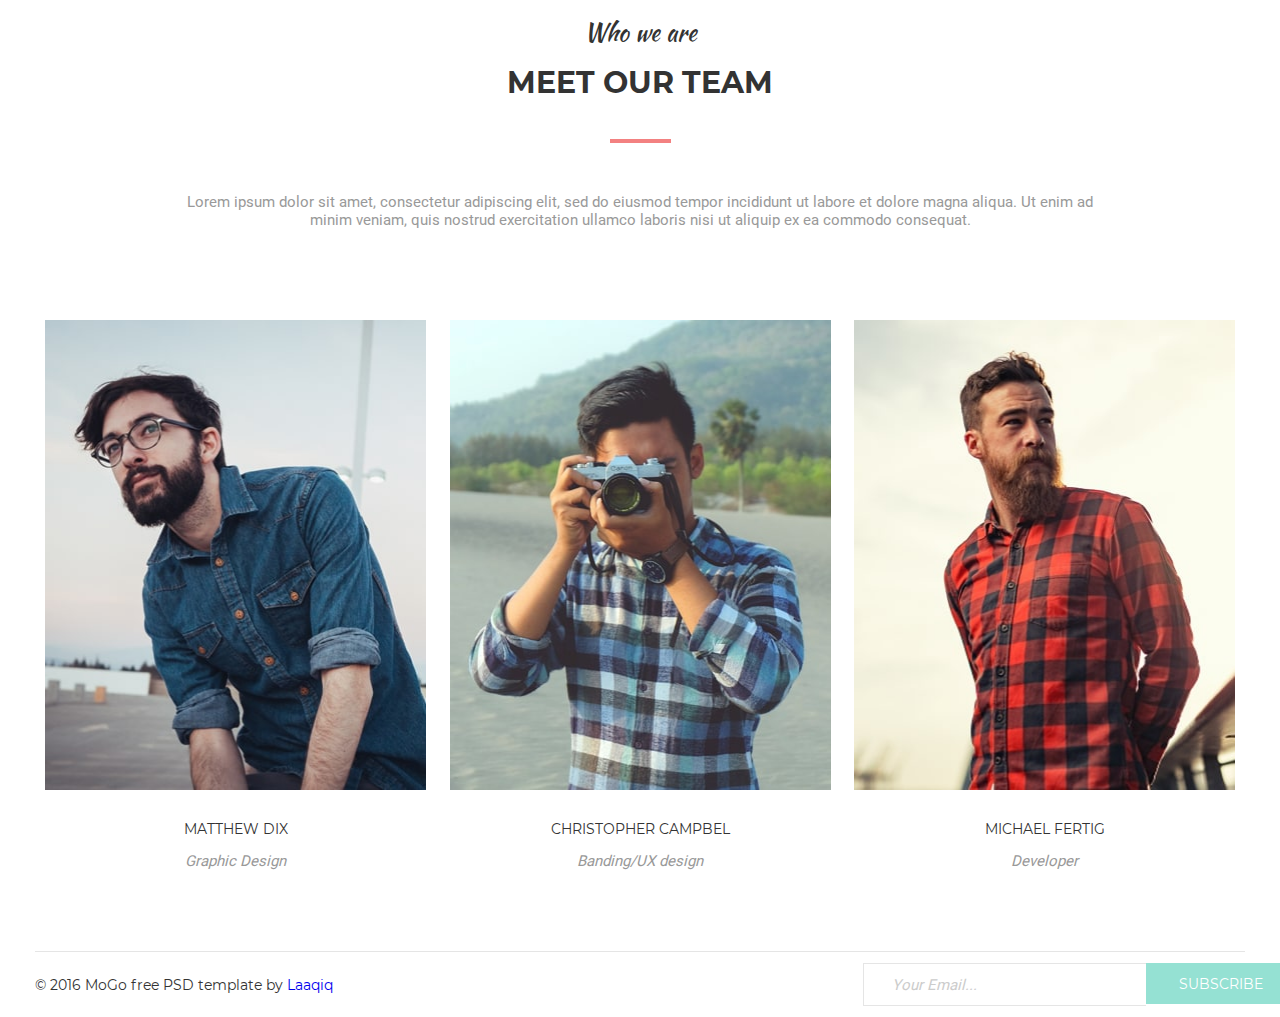
<file: module-10/index.html>
<!DOCTYPE html>
<html lang="en">
  <head>
    <meta charset="UTF-8" />
    <meta name="viewport" content="width=device-width, initial-scale=1.0" />
    <title>Document</title>
    <link rel="stylesheet" href="css/normalize.css" />
    <link rel="stylesheet" href="css/fonts.css" />
    <link rel="stylesheet" href="css/style.css" />
  </head>
  <body>
    <!-- Header -->
    <header class="header">
      <div class="container">
        <div class="header__inner">
          <a class="header__logo" href="#">MoGo</a>
          <nav class="header__nav">
            <ul class="header__nav-list">
              <li class="header__nav-item">
                <a class="header__nav-link" href="#">About</a>
              </li>
              <li class="header__nav-item">
                <a class="header__nav-link" href="#">Service</a>
              </li>
              <li class="header__nav-item">
                <a class="header__nav-link" href="#">Work</a>
              </li>
              <li class="header__nav-item">
                <a class="header__nav-link" href="#">Blog</a>
              </li>
              <li class="header__nav-item">
                <a class="header__nav-link" href="#">Contact</a>
              </li>
              <!-- svg link -->
              <li class="header__nav-item">
                <button class="button-cart">
                  <a class="header__nav-link header__nav-link--after" href="#">
                    <svg>
                      <use href="img/icon/sprite.svg#cart"></use>
                    </svg>
                  </a>
                </button>
              </li>
              <li class="header__nav-item">
                <button class="button-search">
                  <a class="header__nav-link header__nav-link--after" href="#">
                    <svg>
                      <use href="img/icon/sprite.svg#search"></use>
                    </svg>
                  </a>
                </button>
              </li>
            </ul>
          </nav>
        </div>
      </div>
    </header>
    <!-- Main -->
    <main>
      <!-- section-1 -->
      <section class="section banner">
        <div class="container">
          <h2 class="section__title section__title--after">
            <span class="section__title-first section__title-first--cursive"
              >Creative Template</span
            >
            <span class="section__title-second section__title-second--bold"
              >Welcome to MoGo</span
            >
          </h2>
          <div class="after-head__button-wrapper">
            <button class="button">Learn more</button>
          </div>
        </div>
      </section>
      <!-- section-2 -->
      <section class="section">
        <div class="container">
          <h2 class="section__title">
            <span class="section__title-first">We work with</span>
            <span class="section__title-second">Amazing Services</span>
          </h2>
          <ul class="services__list">
            <li class="services__service services__service--clock">
              <div class="text-wrapper">
                <h3 class="service-title">Photography</h3>
                <p class="service-title__text">
                  Lorem ipsum dolor sit amet, consectetur adipiscing elit, sed
                  do eiusmod tempor.
                </p>
              </div>
            </li>
            <li class="services__service services__service--line-graph">
              <div class="text-wrapper">
                <h3 class="service-title">Web design</h3>
                <p class="service-title__text">
                  Lorem ipsum dolor sit amet, consectetur adipiscing elit, sed
                  do eiusmod tempor.
                </p>
              </div>
            </li>
            <li class="services__service services__service--comp">
              <div class="text-wrapper">
                <h3 class="service-title">Creativity</h3>
                <p class="service-title__text">
                  Lorem ipsum dolor sit amet, consectetur adipiscing elit, sed
                  do eiusmod tempor.
                </p>
              </div>
            </li>
            <li class="services__service services__service--book">
              <div class="text-wrapper">
                <h3 class="service-title">Seo</h3>
                <p class="service-title__text">
                  Lorem ipsum dolor sit amet, consectetur adipiscing elit, sed
                  do eiusmod tempor.
                </p>
              </div>
            </li>
            <li class="services__service services__service--home">
              <div class="text-wrapper">
                <h3 class="service-title">Css/Html</h3>
                <p class="service-title__text">
                  Lorem ipsum dolor sit amet, consectetur adipiscing elit, sed
                  do eiusmod tempor.
                </p>
              </div>
            </li>
            <li class="services__service services__service--image">
              <div class="text-wrapper">
                <h3 class="service-title">Digital</h3>
                <p class="service-title__text">
                  Lorem ipsum dolor sit amet, consectetur adipiscing elit, sed
                  do eiusmod tempor.
                </p>
              </div>
            </li>
          </ul>
        </div>
      </section>
      <!-- section-3 -->
      <section class="section">
        <div class="container">
          <div class="our-team__inner">
            <h2 class="section__title">
              <span class="section__title-first">Who we are</span>
              <span class="section__title-second">Meet our team</span>
            </h2>
            <p class="our-team__text-title">
              Lorem ipsum dolor sit amet, consectetur adipiscing elit, sed do
              eiusmod tempor incididunt ut labore et dolore magna aliqua. Ut
              enim ad minim veniam, quis nostrud exercitation ullamco laboris
              nisi ut aliquip ex ea commodo consequat.
            </p>
            <ul class="our-team__members-list">
              <li class="our-team__member">
                <div class="our-team__avatar-wrap">
                  <img
                    class="our-team__avatar"
                    srcset="img/Layer1.jpg 380w, img/Layer1@2x.jpg 760w"
                    sizes="380px"
                    src="img/Layer1.jpg"
                    alt="man in jeans shirt"
                    height="470"
                  />
                  <div class="our-team__socials-wrap">
                    <ul class="our-team__socials">
                      <li class="our-team__socials-item">
                        <a href="#" class="our-team__socials-link">
                          <svg>
                            <use href="img/icon/sprite.svg#face"></use>
                          </svg>
                        </a>
                      </li>
                      <li class="our-team__socials-item">
                        <a href="#" class="our-team__socials-link">
                          <svg>
                            <use href="img/icon/sprite.svg#twitter"></use>
                          </svg>
                        </a>
                      </li>
                      <li class="our-team__socials-item">
                        <a href="#" class="our-team__socials-link">
                          <svg>
                            <use href="img/icon/sprite.svg#pineterest"></use>
                          </svg>
                        </a>
                      </li>
                      <li class="our-team__socials-item">
                        <a href="#" class="our-team__socials-link">
                          <svg>
                            <use href="img/icon/sprite.svg#insta"></use>
                          </svg>
                        </a>
                      </li>
                    </ul>
                  </div>
                </div>
                <h3 class="our-team__name-title our-team__member-name">
                  Matthew Dix
                </h3>
                <p class="our-team__special-text our-team__member-position">
                  Graphic Design
                </p>
              </li>
              <li class="our-team__member">
                <div class="our-team__avatar-wrap">
                  <img
                    class="our-team__avatar"
                    srcset="img/Layer2.jpg 380w, img/Layer2@2x.jpg 760w"
                    sizes="380px"
                    src="img/Layer2.jpg"
                    alt="man with photo"
                    height="470"
                  />
                  <div class="our-team__socials-wrap">
                    <ul class="our-team__socials">
                      <li class="our-team__socials-item">
                        <a href="#" class="our-team__socials-link">
                          <svg>
                            <use href="img/icon/sprite.svg#face"></use>
                          </svg>
                        </a>
                      </li>
                      <li class="our-team__socials-item">
                        <a href="#" class="our-team__socials-link">
                          <svg>
                            <use href="img/icon/sprite.svg#twitter"></use>
                          </svg>
                        </a>
                      </li>
                      <li class="our-team__socials-item">
                        <a href="#" class="our-team__socials-link">
                          <svg>
                            <use href="img/icon/sprite.svg#pineterest"></use>
                          </svg>
                        </a>
                      </li>
                      <li class="our-team__socials-item">
                        <a href="#" class="our-team__socials-link">
                          <svg>
                            <use href="img/icon/sprite.svg#insta"></use>
                          </svg>
                        </a>
                      </li>
                    </ul>
                  </div>
                </div>
                <h3 class="our-team__name-title our-team__member-name">
                  Christopher Campbel
                </h3>
                <p class="our-team__special-text our-team__member-position">
                  Banding/UX design
                </p>
              </li>
              <li class="our-team__member">
                <div class="our-team__avatar-wrap">
                  <img
                    class="our-team__avatar"
                    srcset="img/Layer3.jpg 380w, img/Layer3@2x.jpg 760w"
                    sizes="380px"
                    src="img/Layer3.jpg"
                    alt="man in red shirt"
                    height="470"
                  />
                  <div class="our-team__socials-wrap">
                    <ul class="our-team__socials">
                      <li class="our-team__socials-item">
                        <a href="#" class="our-team__socials-link">
                          <svg>
                            <use href="img/icon/sprite.svg#face"></use>
                          </svg>
                        </a>
                      </li>
                      <li class="our-team__socials-item">
                        <a href="#" class="our-team__socials-link">
                          <svg>
                            <use href="img/icon/sprite.svg#twitter"></use>
                          </svg>
                        </a>
                      </li>
                      <li class="our-team__socials-item">
                        <a href="#" class="our-team__socials-link">
                          <svg>
                            <use href="img/icon/sprite.svg#pineterest"></use>
                          </svg>
                        </a>
                      </li>
                      <li class="our-team__socials-item">
                        <a href="#" class="our-team__socials-link">
                          <svg>
                            <use href="img/icon/sprite.svg#insta"></use>
                          </svg>
                        </a>
                      </li>
                    </ul>
                  </div>
                </div>
                <h3 class="our-team__name-title our-team__member-name">
                  Michael Fertig
                </h3>
                <p class="our-team__special-text our-team__member-position">
                  Developer
                </p>
              </li>
            </ul>
          </div>
        </div>
      </section>
    </main>
    <!-- Footer -->
    <footer>
      <div class="footer__page container">
        <div class="footer__page-copyright">
          <p class="copyright">
            © 2016 MoGo free PSD template by
            <a class="copyright-link" href="#">Laaqiq</a>
          </p>
        </div>
        <div class="footer__page-subscribe">
          <form class="subscribe" action="">
            <input
              class="subscribe-text"
              type="text"
              placeholder="Your Email..."
            />
            <input class="subscribe-submit" type="submit" value="subscribe" />
          </form>
        </div>
      </div>
    </footer>
  </body>
</html>
</file>
<file: module-03/css/style.css>
html {
  box-sizing: border-box;
}
*,
*::before,
*::after {
  box-sizing: inherit;
}
body {
  font-family: "Playfair Display", serif;
  margin: 0;
  padding: 0;
  color: #626262;
  font-size: 14px;
}
img {
  display: block;
  max-width: 100%;
  height: auto;
}
p, h2 {
  margin: 0;
}
.container {
  width: 900px;
  margin: 0 auto;
}
/* navigation */
.page-nav {
  padding: 77px 0 100px;
}
.site-navigation {
  display: inline-block;
  vertical-align: middle;
  margin: 0;
  padding: 0;
  width: 900px;
  font-size: 0px;
  list-style: none;
  text-align: center;
}
.site-navigation li {
  display: inline-block;
  font-size: 14px;
  line-height: 14px;
  text-align: center;
}
.site-navigation li:not(:last-child) {
  margin-right: 142px;
}
.site-navigation a {
  font-weight: normal;
  text-transform: uppercase;
  text-decoration: none;
  line-height: 16px;
}
.site-navigation a:hover,
.site-navigation a:focus {
  color: #03a9f4;
}
/* content-block */
.section {
  display: inline-block;
  font-size: 0;
  line-height: 24px;
}
.section article:nth-child(odd) {
  margin-right: 60px;
}
.section article:nth-last-of-type(-n + 2) {
  margin-bottom: 0px;
}
.article {
  display: inline-block;
  width: 420px;
  margin: 0;
  padding: 0;
  font-size: 14px;
  margin-bottom: 110px;
}
.ubuntu {
  color: #b4ad9e;
  margin: 30px 0 28px;
  font-family: "Ubuntu", serif;
  font-weight: 300;
  line-height: 11px;
  text-transform: uppercase;
}
.heading {
  margin-bottom: 34px;
  font-size: 30px;
  font-weight: normal;
}
.button-wrapper {
  padding: 34px 0 70px;
  text-align: center;
}
.button {
  display: inline-block;
  background: #fff;
  color: #626262;
  border: 1px solid #626262;
  padding: 17px 26px;
  font-family: "Playfair Display", serif;
  text-align: center;
  font-size: 20px;
}
</file>
<file: module-04/css/style.css>
.container {
  width: 1112px;
  margin: 0 auto;
}
.clearfix::after {
  display: table;
  content: "";
  clear: both;
}
.header {
  margin-bottom: 105px;
}
.header-logo {
  float: left;
  margin: 0;
  padding-top: 38px;
  color: #555252;
  font-family: "Roboto", sans-serif;
  font-size: 30px;
  font-weight: 300;
  letter-spacing: -0.2px;
  text-transform: uppercase;
  text-decoration: none;
}
.header-logo::first-letter {
  color: #1abc9c;
  font-weight: bold;
}
.navigation {
  float: right;
  margin: 0;
  padding-top: 44px;
}
.menu {
  margin: 0;
  padding: 0;
}
.menu li {
  float: left;
  list-style: none;
  text-transform: uppercase;
}
.menu li:not(:last-child) {
  margin-right: 35px;
}
.menu a {
  display: block;
  color: #0f0101;
  font-family: "Open sans", sans-serif;
  font-size: 14px;
  font-weight: 700;
  letter-spacing: -0.2px;
  text-decoration: none;
}
.menu a:hover,
.menu a:focus {
  color: #1abc9c;
}
.section {
  margin: 0;
  padding-bottom: 105px;
}
.title {
  color: #515151;
  margin: 0 0 90px;
  font-size: 48px;
  font-weight: 900;
  font-family: "Roboto", sans-serif;
  text-transform: uppercase;
  text-align: center;
}
.title::after {
  display: block;
  margin: 31px auto;
  background-color: #1abc9c;
  width: 165px;
  height: 8px;
  content:'';
}
.products-list {
  margin: 0;
  padding: 0;
  list-style: none;
  text-transform: uppercase
}
.product-item {
  float: left;
  width: 256px;
  margin-right: 29px;
  margin-bottom: 29px;
  background-color: #e9f0fd;
}
.product-item a:hover,
.product-item a:focus {
  background-color: #1abc9c;
}
.product-item:nth-child(4n+4) {
  margin-right: 0px;
}
.product-item:nth-last-child(-n+4) {
  margin-bottom: 0;
}
.product-item a {
  display: block;
  color: #fff;
  font-size: 18px;
  font-family: "Roboto", serif;
  font-weight: 900;
  background-color: #323232;
}
.image {
  float: right;
  width: 256px;
  height: 281px;
}
.product {
  margin: 0;
}
.product-name {
  float: left;
  box-sizing: border-box;
  padding: 15px 15px 13px;
}
.product-price {
  float: right;
  padding: 15px 12px 13px 13px;
  background-color: rgba(255, 255, 255, 0.439);
}
.news {
  float: left;
  width: 351px;
  color: #555252;
  line-height: 26px;
  text-align: left;
}
.news:not(:last-child) {
  margin-right: 29px;
}
.news img {
  display: block;
  width: 100%;
}
.news-title {
  margin: 13px 0 29px;
  font-size: 18px;
  font-family: "Open Sans", serif;
  font-weight: 600;
}
.news-title:after {
  display: block;
  margin: 10px 0;
  background-color: #4ec6ab;
  width: 137px;
  height: 4px;
  content: '';
}
.news-review {
  margin: 0 0 15px;
  font-size: 14px;
  font-family: "Open Sans", serif;
  font-weight: 400;
}
.news-read-more {
  display: inline-block;
  box-sizing: border-box;
  color: #fff;
  height: 52px;
  margin: 0;
  padding: 18px 40px;
  border-radius: 3px;
  line-height: 1;
  font-size: 16px;
  font-family: "Open Sans", serif;
  text-decoration: none;
  background-color: #4ec6ab;
}
.news-read-more:hover {
  background-color: #323232;
}
</file>
<file: module-05/css/style.css>
.container {
  position: relative;
  width: 1112px;
  margin: 0 auto;
}
.clearfix::after {
  display: table;
  content: "";
  clear: both;
}
.header-section {
  position: relative;
  padding: 38px 0;
}
.header-logo {
  float: left;
  margin: 0;
  color: #555252;
  font-family: "Roboto", sans-serif;
  font-size: 30px;
  font-weight: 300;
  letter-spacing: -0.2px;
  text-transform: uppercase;
  text-decoration: none;
}
.header-logo::first-letter {
  color: #1abc9c;
  font-weight: bold;
}
.navigation {
  float: right;
  margin: 0;
}
.menu {
  margin: 0;
  padding: 0;
}
.menu li {
  float: left;
  list-style: none;
  text-transform: uppercase;
}
.menu li:not(:last-child) {
  margin-right: 35px;
}
.menu a {
  display: block;
  color: #0f0101;
  font-family: "Open sans", sans-serif;
  font-size: 14px;
  font-weight: 700;
  letter-spacing: -0.2px;
  text-decoration: none;
  line-height: 30px;
}
.menu a:hover,
.menu a:focus {
  color: #1abc9c;
}
.banner {
  display: block;
  position: relative;
  height: 600px;
  overflow: hidden;
  background: linear-gradient(to right, rgba(0, 0, 0, 0.6), rgba(0, 0, 0, 0.6)), url(../img/girls.jpg);
  background-repeat: no-repeat;
  background-size: cover;
}
.slider-controls {
  position: relative;
  height: 600px;
  z-index: 3;
}
.slider-controls__buttons {
  position: absolute;
  z-index: 2;
  top: 50%;
  width: 105px;
  height: 105px;
  border: none;
  transform: translateY(-50%);
}
.button-left {
  background: rgba(78, 198, 171, 0.65) url(../img/icon/al.png);
  background-repeat: no-repeat;
  background-position: center center;
}
.button-right {
  right: 0;
  background: rgba(78, 198, 171, 0.65) url(../img/icon/ar.png);
  background-repeat: no-repeat;
  background-position: center center;
}
.slides-container {
  position: absolute;
  top: 50%;
  left: 50%;
  transform: translate(-50%, -50%);
  color: #fff;
  font-family: "Roboto", sans-serif;
  list-style: none;
}
.slide-title {
  padding-bottom: 30px;
  font-size: 60px;
  font-weight: 900;
  min-width: 800px;
}
.slide-desc {
  font-size: 24px;
  font-weight: 300;
}
.section {
  padding-top: 105px;
  padding-bottom: 100px;
  background-color: #e9f0fd;
}
.title {
  color: #515151;
  margin: 0 0 90px;
  font-size: 48px;
  font-weight: 900;
  font-family: "Roboto", sans-serif;
  text-transform: uppercase;
  text-align: center;
}
.title::after {
  display: block;
  margin: 31px auto;
  background-color: #1abc9c;
  width: 165px;
  height: 8px;
  content:'';
}
.products-list {
  margin: 0;
  padding: 0;
  list-style: none;
  text-transform: uppercase
}
.products-list {
  position: relative;
}
.product-item {
  float: left;
  width: 255px;
  margin-right: 29px;
  margin-bottom: 29px;
  background-color: #323232;
}
.product-item:hover,
.product-item:focus {
  background-color: #1abc9c;
}
.product-item:hover .product-item-actions {
  opacity: 1;
}
.product-item:nth-child(4n+4) {
  margin-right: 0px;
}
.product-item:nth-last-child(-n+4) {
  margin-bottom: 0;
}
.image-wrapper {
  position: relative;
  width: 255px;
  height: 282px;
}
.product-options {
  color: #fff;
  font-size: 18px;
  font-family: "Roboto", serif;
  font-weight: 900;
  background-color: #323232;
}
.image {
  display: block;
  max-width: 100%;
}
.product-item-actions {
  box-sizing: border-box;
  position: absolute;
  top: 10px;
  left: 10px;
  width: 235px;
  height: 262px;
  background-color: rgb(50, 50, 50, 0.7);
  box-shadow: 0 0 0 10px rgba(255, 255, 255, 0.5); 
  opacity: 0;
}
.actions-list {
    position: absolute;
    top: 0;
    left: 0;
    bottom: 0;
    right: 0;
    width: 166px;
    height: 107px;
    margin: auto;
    list-style: none;
}
.actions-list__item {
  float: left;
  margin-right: 8px;
  text-align: center;
  transition: 0.35s;
  border: 1px solid #fff;
}
.actions-list__item:nth-child(n+3) {
  margin-right: 0;
}
.actions-list__item:nth-child(4) {
  width: 100%;
  margin-top: 8px;
  background-color: #323232;
}
.actions-list__item:hover {
  background-color: #1abc9c;
  border-color: #1abc9c;
}
.actions-list__link {
  width: 48px;
  height: 48px;
  border: none;
  box-sizing: border-box;
  color: #fff;
  text-transform: uppercase;
  vertical-align: middle;
  line-height: 48px;
  text-decoration: none;
  background-color: transparent;
  background-repeat: no-repeat;
  background-position: center;
}
.like {
  background-image: url(../img/icon/1.png);

}
.share {
  background-image: url(../img/icon/2.png);
}
.clock {
  background-image: url(../img/icon/3.png);
}
.cart {
  width: 100%;
  background-image: url(../img/icon/4.png);
  background-position: 15px center;
  padding-right: 15px;
  font-family: "OpenSans", sans-serif;
  font-size: 14px;
  text-align: right;
}
.icon {
  line-height: 50px;
  vertical-align: middle;
}
.product {
  margin: 0;
}
.product-name {
  float: left;
  box-sizing: border-box;
  padding: 15px 15px 13px;
}
.product-price {
  float: right;
  padding: 15px 12px 13px 13px;
  background-color: rgba(255, 255, 255, 0.439);
}
.copyright {
  box-sizing: border-box;
  color: #fefefe;
  margin: 0;
  padding: 39px 0 33px;
  font-family: "OpenSans", sans-serif;
  font-size: 16px;
  font-weight: 400;
  text-align: center;
  background-color: #323232;
}
.copy-text {
  margin: 0;
}
.themgraph {
  color: #46bfa9;
  text-decoration: none;
}
</file>
<file: module-06/css/style.css>
img {
    display: block;
}

body {
    font-family: 'Montserrat', Helvetica, sans-serif;
}

.container {
    position: relative;
    width: 100%;
    max-width: 1210px;
    padding-left: 10px;
    padding-right: 10px;
    margin: auto;
    box-sizing: border-box;
}

.header {
    padding-top: 28px;
    padding-bottom: 100px;
}

.header__inner {
    display: flex;
    flex-wrap: wrap;
    justify-content: space-between;
    align-items: center;
    height: 38px;
}

.header__logo {
    display: block;
    align-self: flex-start;
    color: #95e1d3;
    font-size: 30px;
    line-height: 1;
    font-weight: 700;
    text-decoration: none;
    transition: color 0.2s linear;
}

.header__logo:hover,
.header__logo:focus {
    color: #f38181;
}

.header__nav-list {
    display: flex;
    min-width: 490px;
    flex-wrap: wrap;
    justify-content: space-between;
    list-style: none;
    text-align: center;
}

.header__nav-link {
    display: block;
    position: relative;
    color: #95e1d3;
    font-size: 14px;
    font-weight: 700;
    line-height: 38px;
    text-transform: uppercase;
    text-decoration: none;
    transition: color 0.2s linear;
}

.header__nav-link::after {
    content: '';
    display: block;
    width: 100%;
    height: 4px;
    margin: 11px 0 0;
    background-color: transparent;
    transition: background-color 0.2s linear;
}

.header__nav-link:hover::after,
.header__nav-link:focus::after {
    background-color: #f38181;
}

.header__nav-link:hover,
.header__nav-link:focus {
    color: #f38181;
}

.section {
    padding-bottom: 92px;
}

.sub-title {
    padding-bottom: 22px;
    color: #333;
    font-family: 'Kaushan Script', Helvetica, sans-serif;
    font-size: 24px;
    line-height: 1.2;
    text-align: center;
}

.sub-second-title {
    margin-bottom: 46px;
    color: #333;
    font-size: 30px;
    font-weight: 700;
    line-height: 1.2;
    text-align: center;
    text-transform: uppercase;
}

.sub-second-title::after {
    content: '';
    display: block;
    width: 61px;
    height: 4px;
    margin: 41px auto 0;
    background-color: #f38181;
}

/* section-1 */
.services__list {
    display: flex;
    flex-wrap: wrap;
    justify-content: space-between;
    list-style: none;
}

.services__service {
    display: flex;
    justify-content: space-between;
    width: 330px;
    font-size: 15px;
    font-weight: 400;
}

.services__service::before {
    display: block;
    content: "";
    width: 33px;
    height: 32px;
}

.clock::before {
    background-image: url(../img/icon/clock.png);
}

.line-graph::before {
    background-image: url(../img/icon/line-graph.png);
}

.comp::before {
    background-image: url(../img/icon/comp.png);
}

.book::before {
    background-image: url(../img/icon/book.png);
}

.home::before {
    background-image: url(../img/icon/home.png);
}

.image::before {
    background-image: url(../img/icon/image.png);
}

.services__service:not(:nth-last-child(-n+3)) {
    margin-bottom: 100px;
}

.text-wrapper {
    max-width: 280px;
}

.service-title {
    color: #333;
    padding-bottom: 20px;
    font-size: 14px;
    font-weight: 400;
    line-height: 1.2;
    text-transform: uppercase;
}

.text {
    color: #999;
    font-size: 15px;
    font-family: 'Roboto', Helvetica, sans-serif;
    line-height: 1.2;
}

/* section-2 */
.text-title {
    color: #999;
    padding: 0 130px 0;
    font-family: 'Roboto', Helvetica, sans-serif;
    font-size: 15px;
    line-height: 1.2;
    text-align: center;
}

.our-team__members-list {
    display: flex;
    justify-content: space-between;
    padding-top: 91px;
    list-style: none;
}

.our-team__member {
    width: 381px;
}

.our-team__avatar-wrap {
    position: relative;
    box-shadow: 0 0 #95e1d3;
    transition: 0.35s;
}

.our-team__member:hover .our-team__avatar-wrap {
    transform: translate(-10px, -10px);
    box-shadow: 10px 10px #95e1d3;
}

.our-team__avatar {
    display: block;
    width: 100%;
}

.our-team__socials-wrap {
    position: absolute;
    top: 0;
    left: 0;
    display: flex;
    justify-content: center;
    align-items: center;
    width: 100%;
    height: 100%;
    opacity: 0;
    transition: 0.35s 0.2s;
    background-image: linear-gradient(to top, rgb(252, 227, 138, .9) 0%,rgb(243, 129, 129, .9) 100%);
}

.our-team__member:hover .our-team__socials-wrap {
    opacity: 1;
}

.our-team__socials {
    display: flex;
    max-width: 90%;
    list-style: none;
}

.our-team__socials-item {
    margin-right: 1px;
}

.our-team__socials-item:last-child {
    margin-right: 0;
}

.our-team__socials-link {
    display: block;
    width: 57px;
    height: 57px;
    background-color: #fce38a;
    background-repeat: no-repeat;
    background-position: center center;
}

.facebook {
    background-image: url(../img/icon/face.png);
}

.twitter {
    background-image: url(../img/icon/twitter.png);
}

.pinterest {
    background-image: url(../img/icon/pinterest.png);
}

.instagram {
    background-image: url(../img/icon/insta.png);
}

.our-team__socials-link:hover {
    background-color: #95e1d3;
}

.name-title {
    color: #333;
    font-size: 14px;
    font-weight: 400;
    line-height: 1.2;
    text-transform: uppercase;
}

.our-team__member-name {
    padding-top: 31px;
    text-align: center;
}

.special-text {
    color: #999;
    font-size: 15px;
    font-family: 'Roboto', Helvetica, sans-serif;
    line-height: 1.2;
    text-align: center;
}

.our-team__member-position {
    padding-top: 15px;
    font-style: italic;
}

.footer__page {
    display: flex;
    justify-content: space-between;
    align-items: center;
    min-height: 54px;
    padding: 11px 0;
    border-top: 1px solid #e5e5e5;
    color: #333;
    font-size: 14px;
    line-height: 1.2;
    text-align: center;
}

.copyright-link {
    text-decoration: none;
    transition: color 0.2s linear;
}

.copyright-link:hover,
.copyright-link:focus {
    color: #f38181;
}

.subscribe {
    display: flex;
    width: 382px;
    height: 43px;
    justify-content: space-between;
}

.subscribe-text {
    width: 231px;
    height: 41px;
    padding: 0 28px;
    border: 1px solid #e5e5e5;
    border-right: none;
    font-size: 15px;
}

.subscribe-text::placeholder {
    color: #ccc;
    font-style: italic;
    font-family: 'Roboto', Helvetica, sans-serif;
}

.subscribe-submit {
    width: 251px;
    height: 41px;
    padding: 0 33px;
    color: #fff;
    font-size: 14px;
    font-family: 'Montserrat', Helvetica, sans-serif;
    border: none;
    background-color: #95e1d3;
    text-transform: uppercase;
}
</file>
<file: module-07/css/fonts.css>
/* norican-regular - latin */
@font-face {
    font-family: 'Norican';
    font-style: normal;
    font-weight: 400;
    src: local('Norican Regular'), local('Norican-Regular'),
         url('../fonts/norican-v8-latin-regular.woff2') format('woff2'), /* Chrome 26+, Opera 23+, Firefox 39+ */
         url('../fonts/norican-v8-latin-regular.woff') format('woff'); /* Chrome 6+, Firefox 3.6+, IE 9+, Safari 5.1+ */
  }
@font-face {
    font-family: 'Montserrat';
    font-style: normal;
    font-weight: 400;
    src: local('Montserrat Regular'), local('Montserrat-Regular'),
         url('../fonts/montserrat-v14-latin-regular.woff2') format('woff2'), /* Chrome 26+, Opera 23+, Firefox 39+ */
         url('../fonts/montserrat-v14-latin-regular.woff') format('woff'); /* Chrome 6+, Firefox 3.6+, IE 9+, Safari 5.1+ */
  }
  /* montserrat-700 - latin */
  @font-face {
    font-family: 'Montserrat';
    font-style: normal;
    font-weight: 700;
    src: local('Montserrat Bold'), local('Montserrat-Bold'),
         url('../fonts/montserrat-v14-latin-700.woff2') format('woff2'), /* Chrome 26+, Opera 23+, Firefox 39+ */
         url('../fonts/montserrat-v14-latin-700.woff') format('woff'); /* Chrome 6+, Firefox 3.6+, IE 9+, Safari 5.1+ */
  }
  /* roboto-slab-regular - latin */
@font-face {
    font-family: 'Roboto Slab';
    font-style: normal;
    font-weight: 400;
    src: local(''),
         url('../fonts/roboto-slab-v11-latin-regular.woff2') format('woff2'), /* Chrome 26+, Opera 23+, Firefox 39+ */
         url('../fonts/roboto-slab-v11-latin-regular.woff') format('woff'); /* Chrome 6+, Firefox 3.6+, IE 9+, Safari 5.1+ */
  }
  /* roboto-slab-700 - latin */
  @font-face {
    font-family: 'Roboto Slab';
    font-style: normal;
    font-weight: 700;
    src: local(''),
         url('../fonts/roboto-slab-v11-latin-700.woff2') format('woff2'), /* Chrome 26+, Opera 23+, Firefox 39+ */
         url('../fonts/roboto-slab-v11-latin-700.woff') format('woff'); /* Chrome 6+, Firefox 3.6+, IE 9+, Safari 5.1+ */
  }
  /* pt-serif-regular - latin */
@font-face {
    font-family: 'PT Serif';
    font-style: normal;
    font-weight: 400;
    src: local('PT Serif'), local('PTSerif-Regular'),
         url('../fonts/pt-serif-v11-latin-regular.woff2') format('woff2'), /* Chrome 26+, Opera 23+, Firefox 39+ */
         url('../fonts/pt-serif-v11-latin-regular.woff') format('woff'); /* Chrome 6+, Firefox 3.6+, IE 9+, Safari 5.1+ */
  }
  /* pt-serif-italic - latin */
  @font-face {
    font-family: 'PT Serif';
    font-style: italic;
    font-weight: 400;
    src: local('PT Serif Italic'), local('PTSerif-Italic'),
         url('../fonts/pt-serif-v11-latin-italic.woff2') format('woff2'), /* Chrome 26+, Opera 23+, Firefox 39+ */
         url('../fonts/pt-serif-v11-latin-italic.woff') format('woff'); /* Chrome 6+, Firefox 3.6+, IE 9+, Safari 5.1+ */
  }
</file>
<file: module-07/css/style.css>
.container {
    position: relative;
    width: 100%;
    max-width: 960px;
    padding-left: 10px;
    padding-right: 10px;
    margin: auto;
    box-sizing: border-box;
}

.header {
    padding-top: 44px;
}

.header__inner {
    display: flex;
    flex-wrap: wrap;
    justify-content: space-between;
    align-items: center;
    height: 28px;
}

.header__logo {
    display: block;
    align-self: center;
    color: #fed136;
    font-size: 26px;
    font-family: "Norican", sans-serif;
    line-height: 1;
    font-weight: 400;
    text-decoration: none;
    transition: color 0.2s linear;
}

.header__logo:hover,
.header__logo:focus {
    color: #222;
}

.header__list {
    display: flex;
    min-width: 480px;
    flex-wrap: wrap;
    justify-content: space-between;
    list-style: none;
    text-align: center;
}
.header__list-link {
    display: block;
    color: #222;
    font-size: 14px;
    font-weight: 400;
    font-family: "Montserrat", sans-serif;
    line-height: 28px;
    text-transform: uppercase;
    text-decoration: none;
    transition: color 0.2s linear;
}

.header__list-link:hover,
.header__list-link:focus {
    color: #fed136;
}

/* main - section-services */

.section {
    padding-top: 115px;
    padding-bottom: 115px;
}

.section__title {
    padding-bottom: 30px;
    color: #222;
    font-size: 40px;
    font-weight: 700;
    line-height: 1.2;
    font-family: "Montserrat", sans-serif;
    letter-spacing: -1.5px;
    text-align: center;
    text-transform: uppercase;
}
.section__text {
    color: #777;
    padding: 0 325px 0;
    padding-bottom: 80px;
    font-family: "PT Serif", sans-serif;
    font-size: 16px;
    font-style: italic;
    line-height: 1.2;
    text-align: center;
}
.section__services-list {
    display: flex;
    flex-wrap: wrap;
    justify-content: space-between;
    list-style: none;
}

.section__services-item {
    width: 286px;
    font-weight: 400;
}

.service-card {
    display: flex;
    flex-direction: column;
    align-items: center;
}

.service-card::before {
    display: block;
    content: "";
    width: 69px;
    height: 68px;
    border: 3px solid #fed136;
    border-radius: 50%;
    background-repeat: no-repeat;
    background-position: center center;
}

.service-card--commerce::before {
    background-image: url(../img/icons/Icon-Basket.png);
}

.service-card--responcive::before {
    background-image: url(../img/icons/Icon-Laptop.png);
}

.service-card--security::before {
    background-image: url(../img/icons/Icon-Locked.png);
}

.service-card__title {
    color: #222;
    padding-top: 27px;
    font-size: 18px;
    font-weight: 700;
    font-family: "Roboto Slab", sans-serif;
}

.service-card__text {
    color: #777;
    padding-top: 15px;
    font-size: 14px;
    font-weight: 400;
    font-family: "Roboto Slab", sans-serif;
    line-height: 1.6;
    text-align: center;
}

.section__contact-us .section__title {
    color: #fff;
}

.section__contact-us {
    background: url(../img/Map-Image.png), #222;
    background-repeat: no-repeat;
    background-position: 100% 100%;
}

.section__contact-us__form {
    display: flex;
    padding: 0 20px;
    flex-direction: column;
    align-items: center;
}

.section__contact-us__inputs-wrapper {
    width: 100%;
    padding-bottom: 30px;
    display: flex;
    flex-direction: column;
    flex-wrap: wrap;
    height: 250px;
    justify-content: space-between;

}

.section__contact-us__input,
.section__contact-us__area {
    width: 48.5%;
    padding: 20px 20px;
    border: 1px solid #eee;
    border-radius: 4px;
    box-sizing: border-box;
    color: #bbb;
    font-size: 14px;
    font-family: "Montserrat", sans-serif;
    font-weight: 700;
    text-transform: uppercase;
}

.section__contact-us__area {
    height: 100%;
    margin-left: 3%;
    
}

.section__contact-us__button {
    padding: 26px 48px;
    border: 0;
    border-radius: 4px;
    background-color: #fed136;
    color: #fff;
    font-size: 18px;
    font-weight: 700;
    text-transform: uppercase;
}

[required]:not(:placeholder-shown):valid {
    outline: 2px solid #05a012;
}

[required]:not(:placeholder-shown):invalid {
    outline: 2px solid #dc0c04;
}

.section__contact-us__input:focus,
.section__contact-us__area:focus {
    outline: none;
}
</file>
<file: module-08/css/fonts.css>
/* montserrat-regular - latin */
@font-face {
    font-family: 'Montserrat';
    font-style: normal;
    font-weight: 400;
    src: local('Montserrat Regular'), local('Montserrat-Regular'),
         url('../fonts/montserrat-v14-latin-regular.woff2') format('woff2'), /* Chrome 26+, Opera 23+, Firefox 39+ */
         url('../fonts/montserrat-v14-latin-regular.woff') format('woff'); /* Chrome 6+, Firefox 3.6+, IE 9+, Safari 5.1+ */
  }
  /* montserrat-700 - latin */
@font-face {
    font-family: 'Montserrat';
    font-style: normal;
    font-weight: 700;
    src: local('Montserrat Bold'), local('Montserrat-Bold'),
         url('../fonts/montserrat-v14-latin-700.woff2') format('woff2'), /* Chrome 26+, Opera 23+, Firefox 39+ */
         url('../fonts/montserrat-v14-latin-700.woff') format('woff'); /* Chrome 6+, Firefox 3.6+, IE 9+, Safari 5.1+ */
  }
  /* roboto-300 - latin */
@font-face {
    font-family: 'Roboto';
    font-style: normal;
    font-weight: 300;
    src: local('Roboto Light'), local('Roboto-Light'),
         url('../fonts/roboto-v20-latin-300.woff2') format('woff2'), /* Chrome 26+, Opera 23+, Firefox 39+ */
         url('../fonts/roboto-v20-latin-300.woff') format('woff'); /* Chrome 6+, Firefox 3.6+, IE 9+, Safari 5.1+ */
  }
  /* roboto-regular - latin */
@font-face {
    font-family: 'Roboto';
    font-style: normal;
    font-weight: 400;
    src: local('Roboto'), local('Roboto-Regular'),
         url('../fonts/roboto-v20-latin-regular.woff2') format('woff2'), /* Chrome 26+, Opera 23+, Firefox 39+ */
         url('../fonts/roboto-v20-latin-regular.woff') format('woff'); /* Chrome 6+, Firefox 3.6+, IE 9+, Safari 5.1+ */
  }
</file>
<file: module-08/css/style.css>
@import 'mobile.css';
@import 'tablet.css';
@import 'desktop.css';
</file>
<file: module-09/css/fonts.css>
/* montserrat-regular - latin */
@font-face {
    font-family: 'Montserrat';
    font-style: normal;
    font-weight: 400;
    src: local('Montserrat Regular'), local('Montserrat-Regular'),
         url('../fonts/montserrat-v14-latin-regular.woff2') format('woff2'), /* Chrome 26+, Opera 23+, Firefox 39+ */
         url('../fonts/montserrat-v14-latin-regular.woff') format('woff'); /* Chrome 6+, Firefox 3.6+, IE 9+, Safari 5.1+ */
  }
  /* montserrat-700 - latin */
@font-face {
    font-family: 'Montserrat';
    font-style: normal;
    font-weight: 700;
    src: local('Montserrat Bold'), local('Montserrat-Bold'),
         url('../fonts/montserrat-v14-latin-700.woff2') format('woff2'), /* Chrome 26+, Opera 23+, Firefox 39+ */
         url('../fonts/montserrat-v14-latin-700.woff') format('woff'); /* Chrome 6+, Firefox 3.6+, IE 9+, Safari 5.1+ */
  }
  /* roboto-300 - latin */
@font-face {
    font-family: 'Roboto';
    font-style: normal;
    font-weight: 300;
    src: local('Roboto Light'), local('Roboto-Light'),
         url('../fonts/roboto-v20-latin-300.woff2') format('woff2'), /* Chrome 26+, Opera 23+, Firefox 39+ */
         url('../fonts/roboto-v20-latin-300.woff') format('woff'); /* Chrome 6+, Firefox 3.6+, IE 9+, Safari 5.1+ */
  }
  /* roboto-regular - latin */
@font-face {
    font-family: 'Roboto';
    font-style: normal;
    font-weight: 400;
    src: local('Roboto'), local('Roboto-Regular'),
         url('../fonts/roboto-v20-latin-regular.woff2') format('woff2'), /* Chrome 26+, Opera 23+, Firefox 39+ */
         url('../fonts/roboto-v20-latin-regular.woff') format('woff'); /* Chrome 6+, Firefox 3.6+, IE 9+, Safari 5.1+ */
  }
</file>
<file: module-09/css/style.css>
@import 'mobile.css';
@import 'tablet.css';
@import 'desktop.css';
</file>
<file: module-10/css/fonts.css>
/* montserrat-regular - latin */
@font-face {
    font-family: 'Montserrat';
    font-style: normal;
    font-weight: 400;
    src: local('Montserrat Regular'), local('Montserrat-Regular'),
         url('../fonts/montserrat-v14-latin-regular.woff2') format('woff2'), /* Chrome 26+, Opera 23+, Firefox 39+ */
         url('../fonts/montserrat-v14-latin-regular.woff') format('woff'); /* Chrome 6+, Firefox 3.6+, IE 9+, Safari 5.1+ */
  }
  /* montserrat-700 - latin */
@font-face {
    font-family: 'Montserrat';
    font-style: normal;
    font-weight: 700;
    src: local('Montserrat Bold'), local('Montserrat-Bold'),
         url('../fonts/montserrat-v14-latin-700.woff2') format('woff2'), /* Chrome 26+, Opera 23+, Firefox 39+ */
         url('../fonts/montserrat-v14-latin-700.woff') format('woff'); /* Chrome 6+, Firefox 3.6+, IE 9+, Safari 5.1+ */
  }
  /* roboto-regular - latin */
@font-face {
    font-family: 'Roboto';
    font-style: normal;
    font-weight: 400;
    src: local('Roboto'), local('Roboto-Regular'),
         url('../fonts/roboto-v20-latin-regular.woff2') format('woff2'), /* Chrome 26+, Opera 23+, Firefox 39+ */
         url('../fonts/roboto-v20-latin-regular.woff') format('woff'); /* Chrome 6+, Firefox 3.6+, IE 9+, Safari 5.1+ */
  }
  /* kaushan-script-regular - latin */
@font-face {
    font-family: 'Kaushan Script';
    font-style: normal;
    font-weight: 400;
    src: local('Kaushan Script'), local('KaushanScript-Regular'),
         url('../fonts/kaushan-script-v8-latin-regular.woff2') format('woff2'), /* Chrome 26+, Opera 23+, Firefox 39+ */
         url('../fonts/kaushan-script-v8-latin-regular.woff') format('woff'); /* Chrome 6+, Firefox 3.6+, IE 9+, Safari 5.1+ */
  }
</file>
<file: module-10/css/style.css>
img {
    display: block;
}

body {
    font-family: 'Montserrat', Helvetica, sans-serif;
}

.button {
    padding: 12px 32px;
    border: 2px solid #fff;
    color: #fff;
    font-size: 14px;
    font-weight: 700;
    text-transform: uppercase;
    transition: 0.35s;
    background-color: transparent;
    cursor: pointer;
}

.button:hover,
.button:focus {
    color: #fce38a;
    border: 2px solid #fce38a;
}

.container {
    position: relative;
    width: 100%;
    max-width: 1210px;
    padding-left: 10px;
    padding-right: 10px;
    margin: auto;
    box-sizing: border-box;
}

.header {
    position: absolute;
    top: 0;
    left: 0;
    width: 100%;
    padding-top: 28px;
    padding-bottom: 100px;
}

.banner {
    min-height: auto;
    padding: 229px 0 231px;
    background: linear-gradient(to top, rgba(252, 227, 138, .9) 0%,rgba(243, 129, 129, .9) 100%), url(../img/eagle.jpg);
    background-position: center;
    background-size: cover;
    background-repeat: no-repeat;
}

.header__inner {
    display: flex;
    flex-wrap: wrap;
    justify-content: space-between;
    align-items: center;
    height: 38px;
}

.header__logo {
    display: block;
    align-self: flex-start;
    color: #fff;
    font-size: 30px;
    line-height: 1;
    font-weight: 700;
    text-decoration: none;
    transition: color 0.2s linear;
}

.header__logo:hover,
.header__logo:focus {
    color: #fce38a;
}

.header__nav-list {
    margin: 0;
    padding: 0;
    min-width: 620px;
    display: flex;
    flex-wrap: wrap;
    justify-content: space-between;
    list-style: none;
    text-align: center;
}

.header__nav-link {
    display: block;
    position: relative;
    color: #fff;
    font-size: 14px;
    font-weight: 400;
    line-height: 38px;
    text-transform: uppercase;
    text-decoration: none;
    transition: color 0.2s linear;
}

.header__nav-link::after {
    content: '';
    display: block;
    width: 100%;
    height: 4px;
    margin: 11px 0 0;
    background-color: transparent;
    transition: background-color 0.2s linear;
}

.header__nav-link:hover::after,
.header__nav-link:focus::after {
    background-color: #fce38a;
}

.header__nav-link:hover,
.header__nav-link:focus {
    color: #fce38a;
}

.header__nav-link svg {
    display: inline-block;
    width: 19px;
    height: 19px;
    vertical-align: middle;
    fill: #fff;
}

.header__nav-link:hover svg {
    fill: #fce38a;
}

.header__nav-link--after::after {
    display: none;
}

.button-cart,
.button-search {
    border: none;
    transition: 0.35s;
    background-color: transparent;
    cursor: pointer;
}

/* section-1 */

.section {
    margin-bottom: 81px;
}

.section__title {
    margin: 0 auto 50px;
    max-width: 840px;
    color: #333;
    line-height: 1;
    text-align: center;
}

.section__title-first {
    display: block;
    margin: 0 auto 23px;
    color: #333;
    font-family: 'Kaushan Script', Helvetica, sans-serif;
    font-size: 24px;
    font-weight: 400;
}

.section__title-first--cursive {
    margin: 0 auto 42px;
    color: #fff;
    font-size: 72px;
}

.section__title-second {
    display: block;
    margin: 0 auto 41px;
    color: #333;
    font-size: 30px;
    font-weight: 700;
    text-transform: uppercase;
}

.section__title-second--bold {
    margin: 0 auto 123px;
    color: #fff;
    font-size: 150px;
}

.section__title::after {
    content: '';
    display: block;
    width: 61px;
    height: 4px;
    margin: 0 auto;
    background-color: #f38181;
}

.section__title--after::after {
    display: none;
}

.after-head__button-wrapper {
    text-align: center;
}
/* section-2 */
.services__list {
    margin: 0;
    padding: 0;
    display: flex;
    flex-wrap: wrap;
    justify-content: space-between;
    list-style: none;
}

.services__service {
    display: flex;
    justify-content: space-between;
    width: 330px;
    font-size: 15px;
    font-weight: 400;
}

.services__service::before {
    display: block;
    content: "";
    width: 33px;
    height: 32px;
    background-repeat: no-repeat;
    background-position: center;
    background-size: contain;
}

.services__service--clock::before {
    background-image: url(../img/icon/clock.png);
}

.services__service--line-graph::before {
    background-image: url(../img/icon/line-graph.png);
}

.services__service--comp::before {
    background-image: url(../img/icon/comp.png);
}

.services__service--book::before {
    background-image: url(../img/icon/book.png);
}

.services__service--home::before {
    background-image: url(../img/icon/home.png);
}

.services__service--image::before {
    background-image: url(../img/icon/image.png);
}

.services__service:not(:nth-last-child(-n+3)) {
    margin-bottom: 100px;
}

.text-wrapper {
    max-width: 280px;
}

.service-title {
    margin: 0;
    padding-bottom: 20px;
    color: #333;
    font-size: 14px;
    font-weight: 400;
    line-height: 1.2;
    text-transform: uppercase;
}

.service-title__text {
    margin: 0;
    color: #999;
    font-size: 15px;
    font-family: 'Roboto', Helvetica, sans-serif;
    font-weight: 400;
    line-height: 1.2;
}

/* section-3 */
.our-team__text-title {
    margin: 0;
    color: #999;
    padding: 0 130px 0;
    font-family: 'Roboto', Helvetica, sans-serif;
    font-size: 15px;
    font-weight: 400;
    line-height: 1.2;
    text-align: center;
}

.our-team__members-list {
    margin: 0;
    padding: 91px 0 0 0;
    display: flex;
    justify-content: space-between;
    list-style: none;
}

.our-team__member {
    width: 381px;
}

.our-team__avatar-wrap {
    position: relative;
    box-shadow: 0 0 #95e1d3;
    transition: 0.35s;
}

.our-team__member:hover .our-team__avatar-wrap {
    transform: translate(-10px, -10px);
    box-shadow: 10px 10px #95e1d3;
}

.our-team__avatar {
    display: block;
    width: 100%;
}

.our-team__socials-wrap {
    position: absolute;
    top: 0;
    left: 0;
    display: flex;
    justify-content: center;
    align-items: center;
    width: 100%;
    height: 100%;
    opacity: 0;
    transition: 0.35s 0.2s;
    background-image: linear-gradient(to top, rgba(252, 227, 138, .9) 0%,rgba(243, 129, 129, .9) 100%);
}

.our-team__member:hover .our-team__socials-wrap {
    opacity: 1;
}

.our-team__socials {
    display: flex;
    max-width: 90%;
    list-style: none;
}

.our-team__socials-item {
    margin-right: 1px;
}

.our-team__socials-item:last-child {
    margin-right: 0;
}

.our-team__socials-link {
    display: flex;
    justify-content: center;
    align-items: center;
    width: 57px;
    height: 57px;
    background-color: #fce38a;
    transition: background-color 0.35s linear;
}

.our-team__socials-link svg {
    display: inline-block;
    width: 27px;
    height: 27px;
    fill: #f38181;
    transition: fill 0.35s linear;
}

.our-team__socials-link:hover {
    background-color: #f38181;
}

.our-team__socials-link:hover svg {
    fill: #fff;
}

.our-team__name-title {
    margin: 0;
    color: #333;
    font-size: 14px;
    font-weight: 400;
    line-height: 1.2;
    text-transform: uppercase;
}

.our-team__member-name {
    padding-top: 31px;
    text-align: center;
}

.our-team__special-text {
    margin: 0;
    color: #999;
    font-size: 15px;
    font-family: 'Roboto', Helvetica, sans-serif;
    line-height: 1.2;
    text-align: center;
}

.our-team__member-position {
    padding-top: 15px;
    font-style: italic;
}

.footer__page {
    display: flex;
    justify-content: space-between;
    align-items: center;
    min-height: 54px;
    padding: 11px 0;
    border-top: 1px solid #e5e5e5;
    color: #333;
    font-size: 14px;
    line-height: 1.2;
    text-align: center;
}

.copyright {
    margin: 0;
}

.copyright-link {
    text-decoration: none;
    transition: color 0.2s linear;
}

.copyright-link:hover,
.copyright-link:focus {
    color: #f38181;
}

.subscribe {
    display: flex;
    width: 382px;
    height: 43px;
    justify-content: space-between;
}

.subscribe-text {
    width: 231px;
    height: 41px;
    padding: 0 28px;
    border: 1px solid #e5e5e5;
    border-right: none;
    font-size: 15px;
}

.subscribe-text::placeholder {
    color: #ccc;
    font-style: italic;
    font-family: 'Roboto', Helvetica, sans-serif;
}

.subscribe-submit {
    width: 251px;
    height: 41px;
    padding: 0 33px;
    color: #fff;
    font-size: 14px;
    font-family: 'Montserrat', Helvetica, sans-serif;
    border: none;
    background-color: #95e1d3;
    text-transform: uppercase;
}

/* @MEDIA */

@media (min-resolution: 192dpi), (min-resolution: 2dppx) {
    .banner {
    background: linear-gradient(to top, rgba(252, 227, 138, .9) 0%,rgba(243, 129, 129, .9) 100%), url(../img/eagle@2x.jpg);
    background-position: center;
    background-size: cover;
    background-repeat: no-repeat;
    }


    .clock::before {
        background-image: url(../img/icon/clock@2x.png);
    }
    
    .line-graph::before {
        background-image: url(../img/icon/line-graph@2x.png);
    }
    
    .comp::before {
        background-image: url(../img/icon/comp@2x.png);
    }
    
    .book::before {
        background-image: url(../img/icon/book@2x.png);
    }
    
    .home::before {
        background-image: url(../img/icon/home@2x.png);
    }
    
    .image::before {
        background-image: url(../img/icon/image@2x.png);
    }
}
</file>
